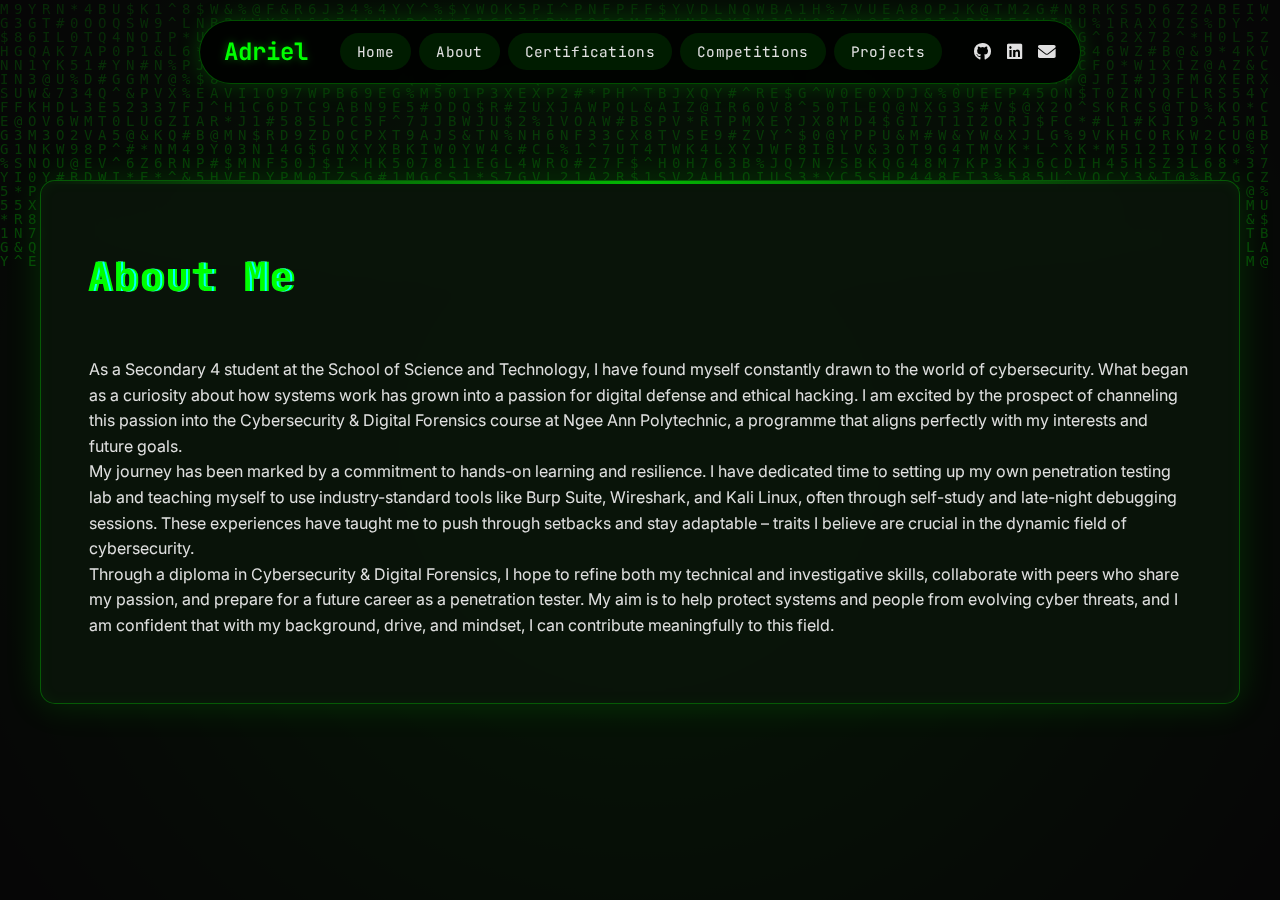
<file: about.html>
<!DOCTYPE html>
<html lang="en">
<head>
    <meta charset="UTF-8">
    <meta name="viewport" content="width=device-width, initial-scale=1.0">
    <meta http-equiv="X-UA-Compatible" content="IE=edge">
    <meta name="color-scheme" content="dark">
    <title>About | Adriel Rivera Portfolio</title>
    <link rel="stylesheet" href="./styles.css">
    <link rel="stylesheet" href="https://cdnjs.cloudflare.com/ajax/libs/font-awesome/6.0.0/css/all.min.css">
    <link href="https://fonts.googleapis.com/css2?family=JetBrains+Mono:wght@400;700&family=Inter:wght@400;600&display=swap" rel="stylesheet">
    <base href="./">
</head>
<body>
    <div class="matrix-bg"></div>
    
    <nav class="top-navbar">
        <div class="nav-logo">Adriel</div>
        <ul class="nav-links">
            <li><a href="index.html" class="nav-button">Home</a></li>
            <li><a href="about.html" class="nav-button">About</a></li>
            <li><a href="certifications.html" class="nav-button">Certifications</a></li>
            <li><a href="competitions.html" class="nav-button">Competitions</a></li>
            <li><a href="projects.html" class="nav-button">Projects</a></li>
        </ul>
        <div class="nav-social-links">
            <a href="https://github.com/adrielrivera" target="_blank"><i class="fab fa-github"></i></a>
            <a href="https://linkedin.com/in/adriel-rivera" target="_blank"><i class="fab fa-linkedin"></i></a>
            <a href="mailto:adrielrivera103@gmail.com"><i class="fas fa-envelope"></i></a>
        </div>
        <div class="hamburger-menu">
            <div class="bar"></div>
            <div class="bar"></div>
            <div class="bar"></div>
        </div>
    </nav>

    <main class="main-content">
        <section id="about" class="section-dark">
            <h2 class="glitch-text">About Me</h2>
            <div class="about-narrative">
                <p>As a Secondary 4 student at the School of Science and Technology, I have found myself constantly drawn to the world of cybersecurity. What began as a curiosity about how systems work has grown into a passion for digital defense and ethical hacking. I am excited by the prospect of channeling this passion into the Cybersecurity & Digital Forensics course at Ngee Ann Polytechnic, a programme that aligns perfectly with my interests and future goals.</p>
                
                <p>My journey has been marked by a commitment to hands-on learning and resilience. I have dedicated time to setting up my own penetration testing lab and teaching myself to use industry-standard tools like Burp Suite, Wireshark, and Kali Linux, often through self-study and late-night debugging sessions. These experiences have taught me to push through setbacks and stay adaptable – traits I believe are crucial in the dynamic field of cybersecurity.</p>
                
                <p>Through a diploma in Cybersecurity & Digital Forensics, I hope to refine both my technical and investigative skills, collaborate with peers who share my passion, and prepare for a future career as a penetration tester. My aim is to help protect systems and people from evolving cyber threats, and I am confident that with my background, drive, and mindset, I can contribute meaningfully to this field.</p>
            </div>
        </section>
    </main>

    <script src="./script.js"></script>
</body>
</html>
</file>
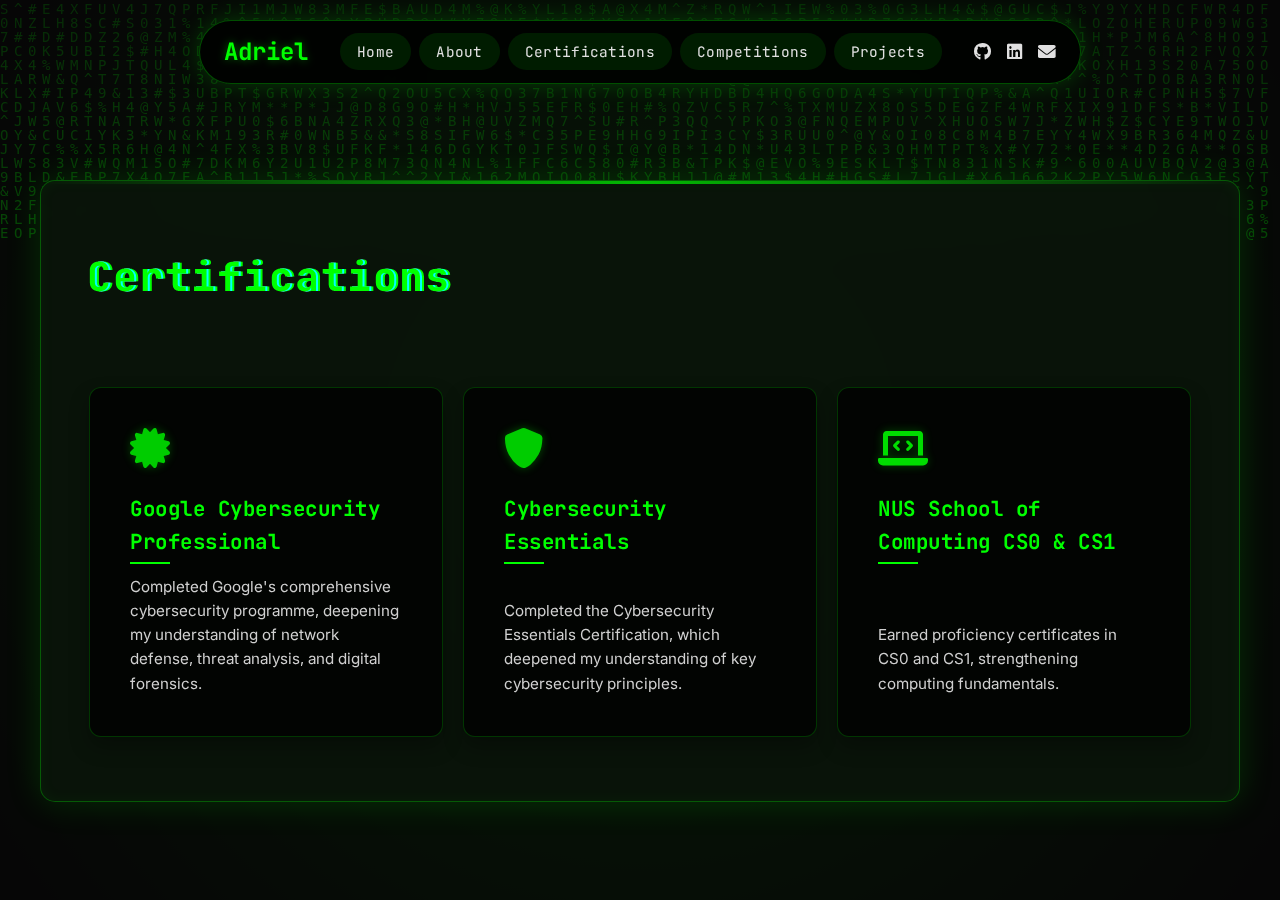
<file: certifications.html>
<!DOCTYPE html>
<html lang="en">
<head>
    <meta charset="UTF-8">
    <meta name="viewport" content="width=device-width, initial-scale=1.0">
    <meta http-equiv="X-UA-Compatible" content="IE=edge">
    <meta name="color-scheme" content="dark">
    <title>Certifications | Adriel Rivera Portfolio</title>
    <link rel="stylesheet" href="./styles.css">
    <link rel="stylesheet" href="https://cdnjs.cloudflare.com/ajax/libs/font-awesome/6.0.0/css/all.min.css">
    <link href="https://fonts.googleapis.com/css2?family=JetBrains+Mono:wght@400;700&family=Inter:wght@400;600&display=swap" rel="stylesheet">
    <base href="./">
</head>
<body>
    <div class="matrix-bg"></div>
    
    <nav class="top-navbar">
        <div class="nav-logo">Adriel</div>
        <ul class="nav-links">
            <li><a href="index.html" class="nav-button">Home</a></li>
            <li><a href="about.html" class="nav-button">About</a></li>
            <li><a href="certifications.html" class="nav-button">Certifications</a></li>
            <li><a href="competitions.html" class="nav-button">Competitions</a></li>
            <li><a href="projects.html" class="nav-button">Projects</a></li>
        </ul>
        <div class="nav-social-links">
            <a href="https://github.com/adrielrivera" target="_blank"><i class="fab fa-github"></i></a>
            <a href="https://linkedin.com/in/adriel-rivera" target="_blank"><i class="fab fa-linkedin"></i></a>
            <a href="mailto:adrielrivera103@gmail.com"><i class="fas fa-envelope"></i></a>
        </div>
        <div class="hamburger-menu">
            <div class="bar"></div>
            <div class="bar"></div>
            <div class="bar"></div>
        </div>
    </nav>

    <main class="main-content">
        <section id="certifications" class="section-dark">
            <h2 class="glitch-text">Certifications</h2>
            <div class="skills-grid">
                <div class="skill-card">
                    <i class="fas fa-certificate"></i>
                    <h3>Google Cybersecurity Professional</h3>
                    <p>Completed Google's comprehensive cybersecurity programme, deepening my understanding of network defense, threat analysis, and digital forensics.</p>
                </div>
                <div class="skill-card">
                    <i class="fas fa-shield-alt"></i>
                    <h3>Cybersecurity Essentials</h3>
                    <p>Completed the Cybersecurity Essentials Certification, which deepened my understanding of key cybersecurity principles.</p>
                </div>
                <div class="skill-card">
                    <i class="fas fa-laptop-code"></i>
                    <h3>NUS School of Computing CS0 & CS1</h3>
                    <p>Earned proficiency certificates in CS0 and CS1, strengthening computing fundamentals.</p>
                </div>
            </div>
        </section>
    </main>

    <script src="./script.js"></script>
</body>
</html>
</file>
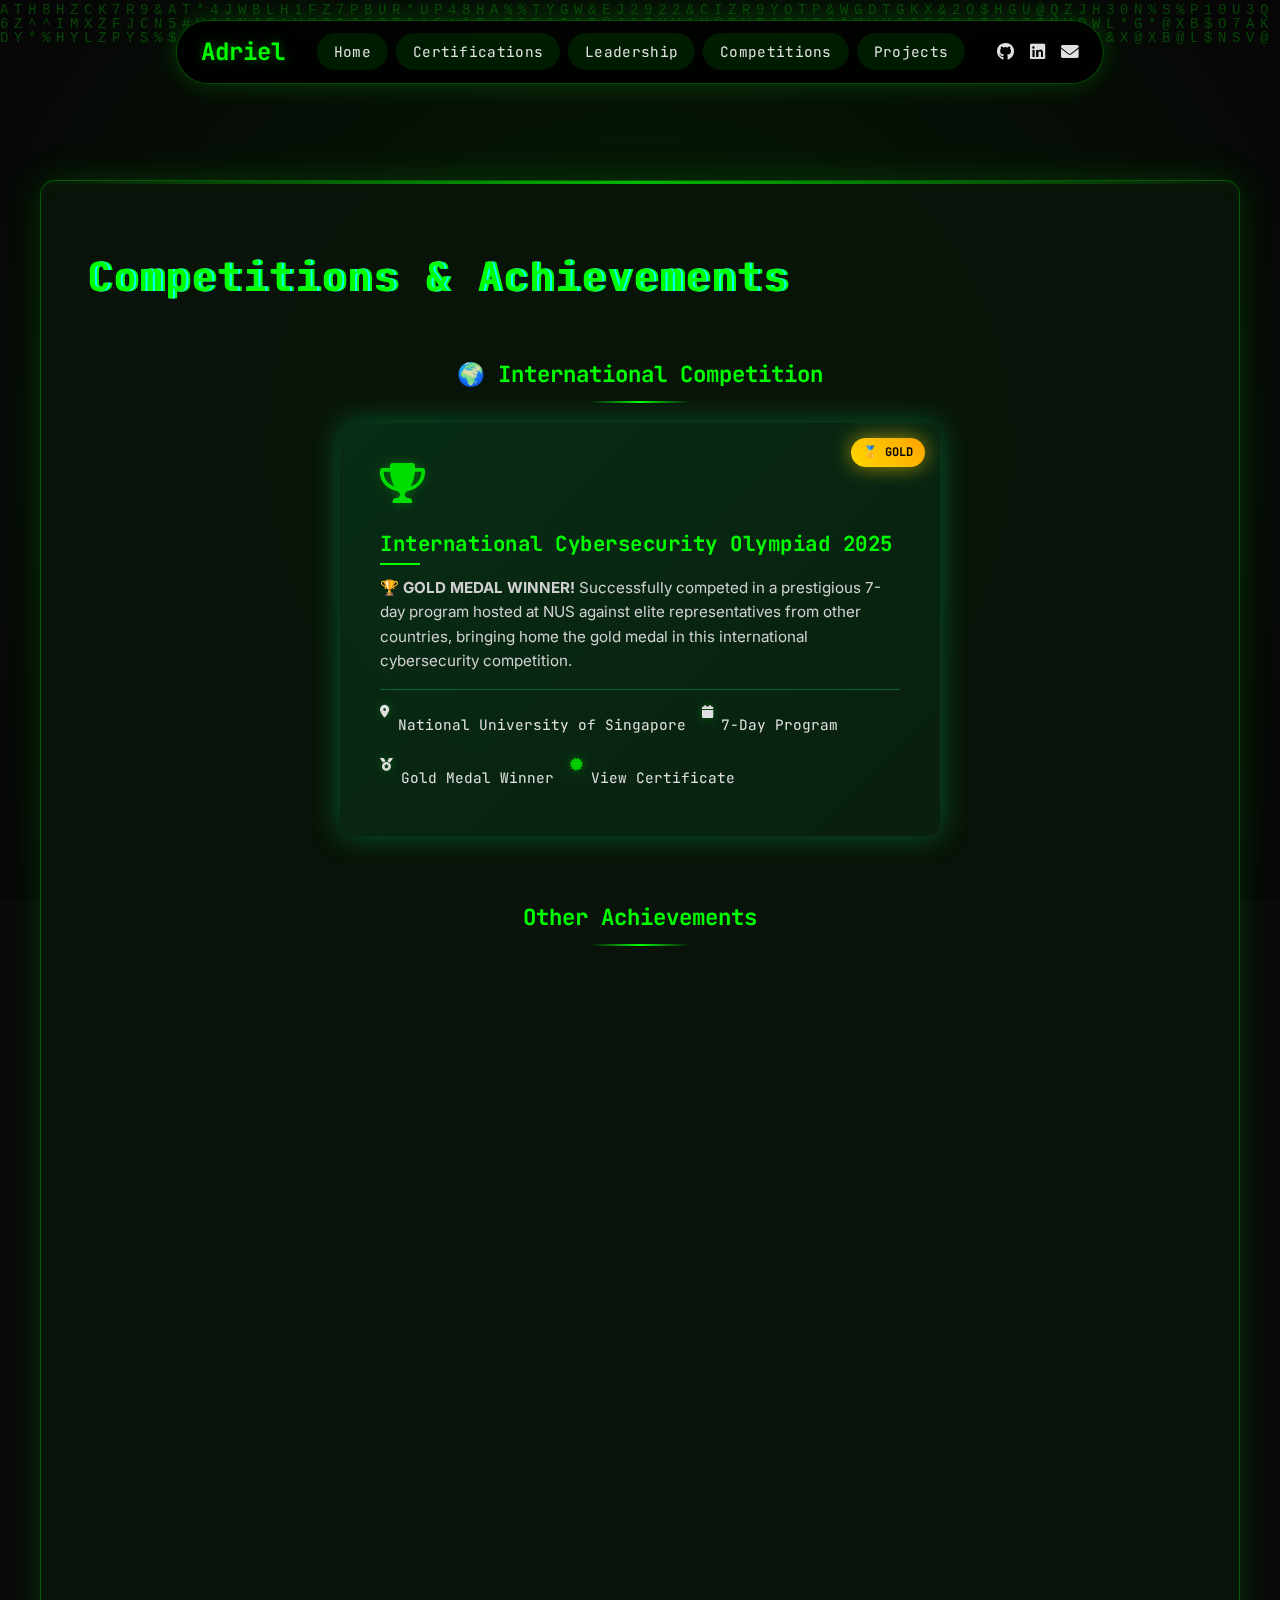
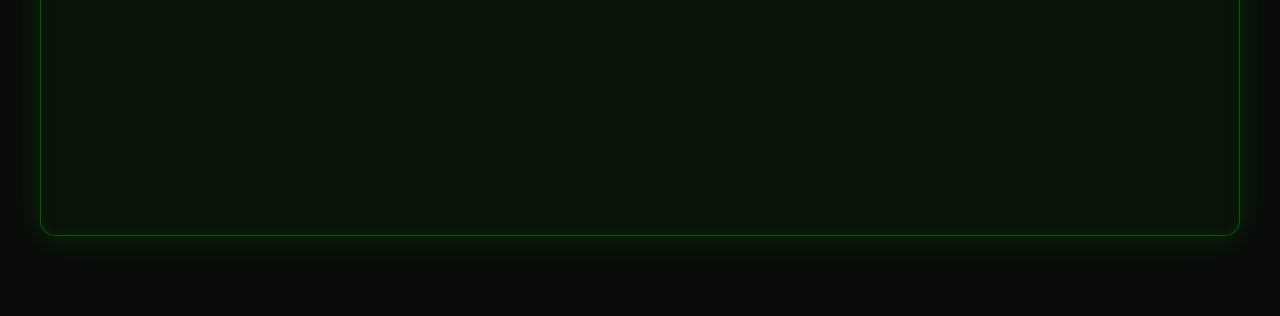
<file: competitions.html>
<!DOCTYPE html>
<html lang="en">
<head>
    <meta charset="UTF-8">
    <meta name="viewport" content="width=device-width, initial-scale=1.0">
    <meta http-equiv="X-UA-Compatible" content="IE=edge">
    <meta name="color-scheme" content="dark">
    <title>Competitions | Adriel Rivera Portfolio</title>
    <link rel="stylesheet" href="./styles.css">
    <link rel="stylesheet" href="https://cdnjs.cloudflare.com/ajax/libs/font-awesome/6.0.0/css/all.min.css">
    <link href="https://fonts.googleapis.com/css2?family=JetBrains+Mono:wght@400;700&family=Inter:wght@400;600&display=swap" rel="stylesheet">
    <base href="./">
</head>
<body>
    <div class="matrix-bg"></div>
    
    <nav class="top-navbar">
        <div class="nav-logo">Adriel</div>
        <ul class="nav-links">
            <li><a href="index.html" class="nav-button">Home</a></li>
            <!-- <li><a href="index.html#about" class="nav-button">About</a></li> -->
            <li><a href="certifications.html" class="nav-button">Certifications</a></li>
            <li><a href="leadership.html" class="nav-button">Leadership</a></li>
            <li><a href="competitions.html" class="nav-button">Competitions</a></li>
            <li><a href="projects.html" class="nav-button">Projects</a></li>
        </ul>
        <div class="nav-social-links">
            <a href="https://github.com/adrielrivera" target="_blank"><i class="fab fa-github"></i></a>
            <a href="https://linkedin.com/in/adriel-rivera" target="_blank"><i class="fab fa-linkedin"></i></a>
            <a href="mailto:adrielrivera103@gmail.com"><i class="fas fa-envelope"></i></a>
        </div>
        <div class="hamburger-menu">
            <div class="bar"></div>
            <div class="bar"></div>
            <div class="bar"></div>
        </div>
    </nav>

    <main class="main-content">
        <section id="competitions" class="section-dark">
            <h2 class="glitch-text">Competitions & Achievements</h2>
            
            <!-- Featured International Competition -->
            <div class="featured-competition-section">
                <h3 class="section-subtitle">🌍 International Competition</h3>
                <div class="featured-competition">
                    <div class="skill-card featured-olympiad">
                        <div class="olympiad-badge gold-winner">🥇 GOLD</div>
                        <i class="fas fa-trophy"></i>
                        <h3>International Cybersecurity Olympiad 2025</h3>
                        <p>🏆 <strong>GOLD MEDAL WINNER!</strong> Successfully competed in a prestigious 7-day program hosted at NUS against elite representatives from other countries, bringing home the gold medal in this international cybersecurity competition.</p>
                        <div class="competition-details">
                            <span><i class="fas fa-map-marker-alt"></i> National University of Singapore</span>
                            <span><i class="fas fa-calendar"></i> 7-Day Program</span>
                            <span><i class="fas fa-medal"></i> Gold Medal Winner</span>
                            <span><i class="fas fa-certificate"></i> <a href="images/cert.png" target="_blank" class="cert-link">View Certificate</a></span>
                        </div>
                    </div>
                </div>
            </div>

            <!-- Other Competitions -->
            <div class="other-competitions-section">
                <h3 class="section-subtitle">Other Achievements</h3>
                <div class="skills-grid">
                    <div class="skill-card">
                        <i class="fas fa-trophy"></i>
                        <h3>SSTCTF 2025</h3>
                        <p>Placed second in the SSTCTF 2025 competition, competing solo after teammates withdrew at the last minute.</p>
                    </div>
                    <div class="skill-card">
                        <i class="fas fa-award"></i>
                        <h3>Seibersecc 2024 (National)</h3>
                        <p>My team achieved fourth place in the national Seibersecc 2024 competition.</p>
                    </div>
                    <div class="skill-card">
                        <i class="fas fa-medal"></i>
                        <h3>greyCTF</h3>
                        <p>Achieved top 15% placement in the greyCTF cybersecurity competition, demonstrating strong problem-solving skills across multiple challenge categories.</p>
                    </div>
                    <div class="skill-card">
                        <i class="fas fa-star"></i>
                        <h3>SSMCTF</h3>
                        <p>Secured top 13 position in the SSMCTF competition, showcasing expertise in various cybersecurity domains and capture-the-flag challenges.</p>
                    </div>
                    <div class="skill-card">
                        <i class="fas fa-brain"></i>
                        <h3>Programming & Computational Thinking Challenge (PCTC) 2024</h3>
                        <p>Achieved distinction in the 2024 Programming & Computational Thinking Challenge, demonstrating strong algorithmic and problem-solving capabilities.</p>
                    </div>
                    <div class="skill-card">
                        <i class="fas fa-lightbulb"></i>
                        <h3>Programming & Computational Thinking Challenge (PCTC) 2025</h3>
                        <p>Achieved distinction in the 2025 Programming & Computational Thinking Challenge, continuing to excel in computational thinking and programming skills.</p>
                    </div>
                </div>
            </div>
        </section>
    </main>

    <script src="./script.js"></script>
</body>
</html>
</file>
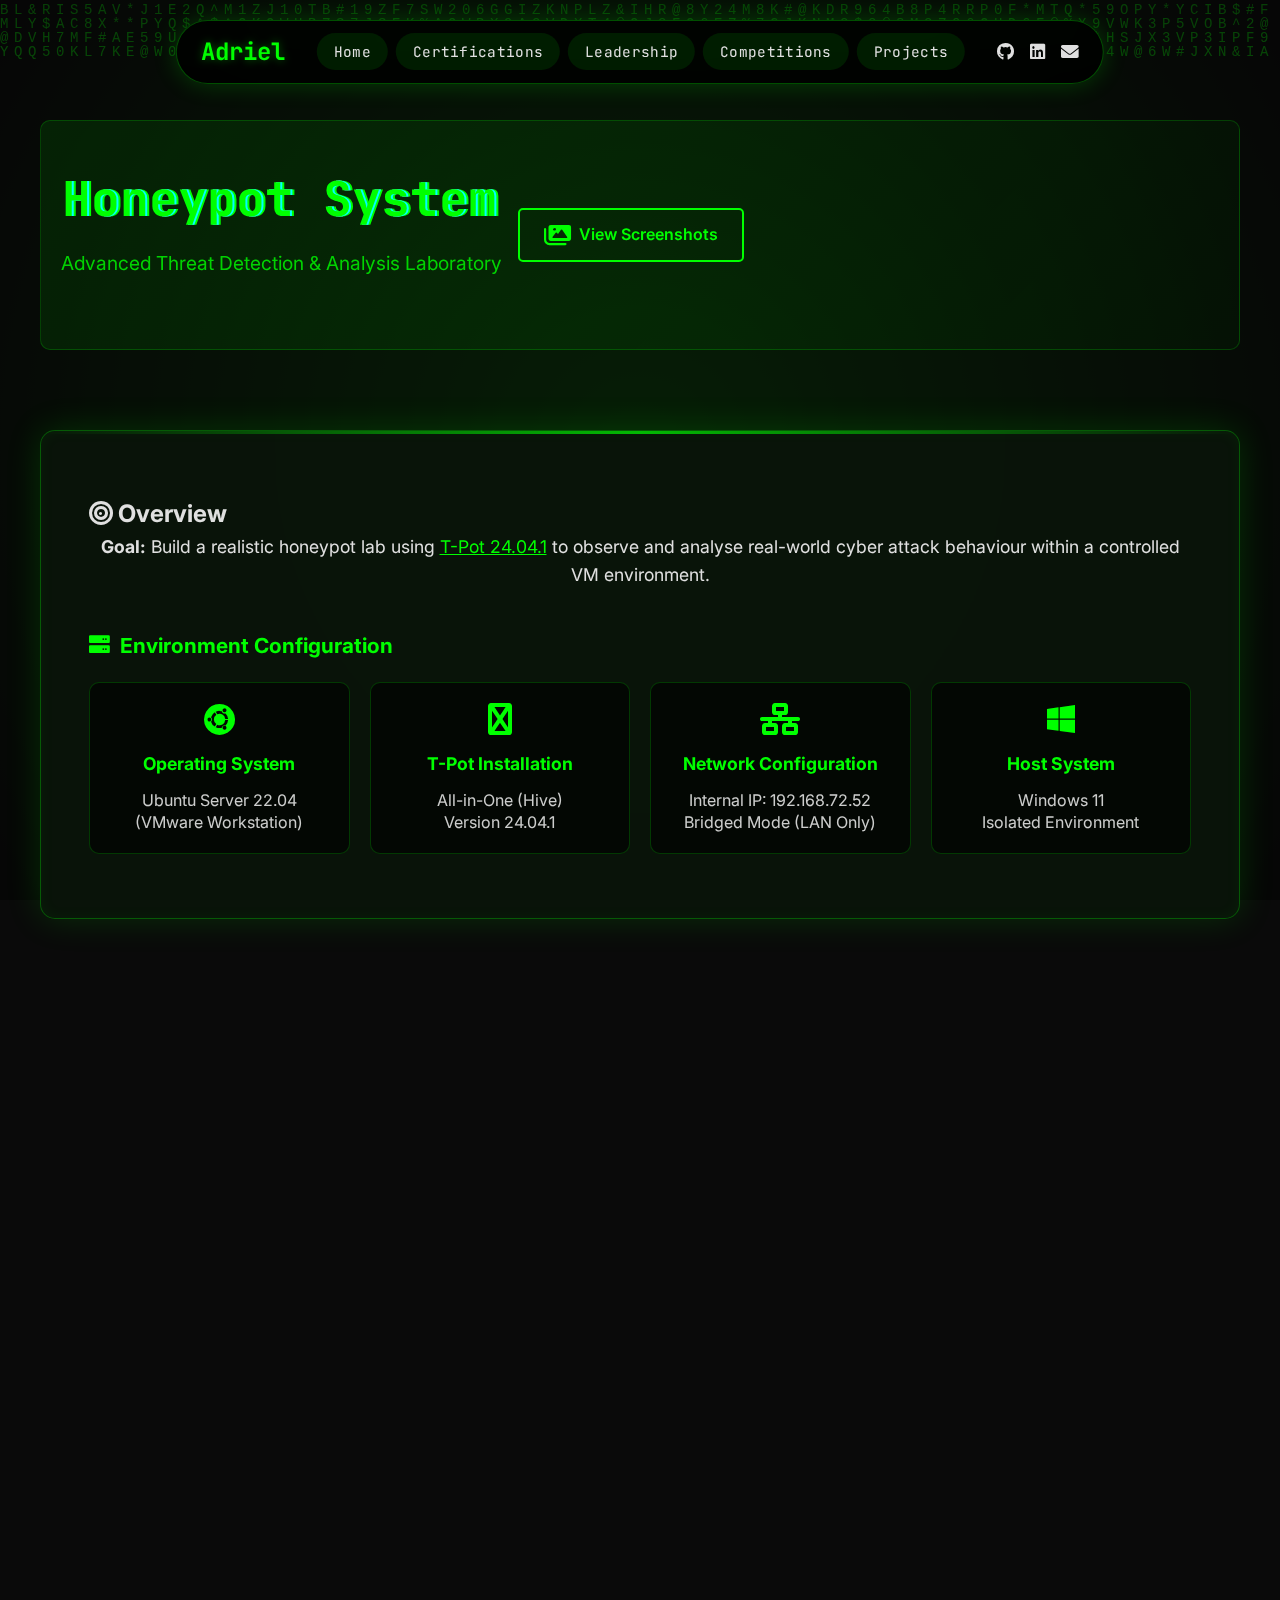
<file: honeypot-system.html>
<!DOCTYPE html>
<html lang="en">
<head>
    <meta charset="UTF-8">
    <meta name="viewport" content="width=device-width, initial-scale=1.0">
    <meta http-equiv="X-UA-Compatible" content="IE=edge">
    <meta name="color-scheme" content="dark">
    <title>Honeypot System | Adriel Rivera Portfolio</title>
    <link rel="stylesheet" href="./styles.css">
    <link rel="stylesheet" href="https://cdnjs.cloudflare.com/ajax/libs/font-awesome/6.0.0/css/all.min.css">
    <link href="https://fonts.googleapis.com/css2?family=JetBrains+Mono:wght@400;700&family=Inter:wght@400;600&display=swap" rel="stylesheet">
    <base href="./">
</head>
<body>
    <div class="matrix-bg"></div>
    
    <nav class="top-navbar">
        <div class="nav-logo">Adriel</div>
        <ul class="nav-links">
            <li><a href="index.html" class="nav-button">Home</a></li>
            <li><a href="certifications.html" class="nav-button">Certifications</a></li>
            <li><a href="leadership.html" class="nav-button">Leadership</a></li>
            <li><a href="competitions.html" class="nav-button">Competitions</a></li>
            <li><a href="projects.html" class="nav-button">Projects</a></li>
        </ul>
        <div class="nav-social-links">
            <a href="https://github.com/adrielrivera" target="_blank"><i class="fab fa-github"></i></a>
            <a href="https://linkedin.com/in/adriel-rivera" target="_blank"><i class="fab fa-linkedin"></i></a>
            <a href="mailto:adrielrivera103@gmail.com"><i class="fas fa-envelope"></i></a>
        </div>
        <div class="hamburger-menu">
            <div class="bar"></div>
            <div class="bar"></div>
            <div class="bar"></div>
        </div>
    </nav>

    <main class="main-content project-detail">
        <!-- Project Header -->
        <section class="project-header">
            <div class="project-title">
                <h1 class="glitch-text">Honeypot System</h1>
                <div class="project-subtitle">Advanced Threat Detection & Analysis Laboratory</div>
            </div>
            <div class="project-links">
                <a href="#screenshots" class="btn-secondary">
                    <i class="fas fa-images"></i> View Screenshots
                </a>
            </div>
        </section>

        <!-- Project Overview -->
        <section class="section-dark project-overview">
            <h2><i class="fas fa-bullseye"></i> Overview</h2>
            <div class="overview-description">
                <p><strong>Goal:</strong> Build a realistic honeypot lab using <a href="https://github.com/telekom-security/tpotce" target="_blank" class="tech-link">T-Pot 24.04.1</a> to observe and analyse real-world cyber attack behaviour within a controlled VM environment.</p>
            </div>
            
            <div class="environment-section">
                <h3><i class="fas fa-server"></i> Environment Configuration</h3>
                <div class="environment-grid">
                    <div class="env-card">
                        <i class="fab fa-ubuntu"></i>
                        <h4>Operating System</h4>
                        <p>Ubuntu Server 22.04<br>(VMware Workstation)</p>
                    </div>
                    <div class="env-card">
                        <i class="fas fa-hive"></i>
                        <h4>T-Pot Installation</h4>
                        <p>All-in-One (Hive)<br>Version 24.04.1</p>
                    </div>
                    <div class="env-card">
                        <i class="fas fa-network-wired"></i>
                        <h4>Network Configuration</h4>
                        <p>Internal IP: 192.168.72.52<br>Bridged Mode (LAN Only)</p>
                    </div>
                    <div class="env-card">
                        <i class="fab fa-windows"></i>
                        <h4>Host System</h4>
                        <p>Windows 11<br>Isolated Environment</p>
                    </div>
                </div>
            </div>
        </section>

        <!-- Setup Details -->
        <section class="section-dark setup-details">
            <h2><i class="fas fa-cogs"></i> Setup Details</h2>
            <div class="details-table">
                <table>
                    <thead>
                        <tr>
                            <th>Component</th>
                            <th>Details / Configuration</th>
                        </tr>
                    </thead>
                    <tbody>
                        <tr>
                            <td><strong>T-Pot Version</strong></td>
                            <td>24.04.1 (Hive)</td>
                        </tr>
                        <tr>
                            <td><strong>Custom SSH Port</strong></td>
                            <td>64295 (Cowrie)</td>
                        </tr>
                        <tr>
                            <td><strong>Web UI Port</strong></td>
                            <td>64297 (T-Pot Dashboard)</td>
                        </tr>
                        <tr>
                            <td><strong>Containerisation</strong></td>
                            <td>All honeypots and ELK stack run in Docker</td>
                        </tr>
                        <tr>
                            <td><strong>Honeypot Services</strong></td>
                            <td>Cowrie, Wordpot, Honeytrap, Redis, etc.</td>
                        </tr>
                        <tr>
                            <td><strong>Monitoring Tools</strong></td>
                            <td>Suricata, Kibana, Spiderfoot, Elasticvue</td>
                        </tr>
                    </tbody>
                </table>
            </div>
        </section>

        <!-- Screenshots Section -->
        <section id="screenshots" class="section-dark screenshots-section">
            <h2><i class="fas fa-camera"></i> Screenshots</h2>
            
            <div class="screenshots-grid">
                <div class="screenshot-item">
                    <img src="images/welcome_page.png" alt="T-Pot Welcome Page" style="width: 100%; border-radius: 8px;">
                    <div style="padding: 15px; text-align: center;">
                        <h4 style="color: #00ff00; margin-bottom: 10px;">T-Pot Welcome Page</h4>
                        <p style="color: rgba(255, 255, 255, 0.8);">Web UI at 192.168.72.52:64297</p>
                    </div>
                </div>
                <div class="screenshot-item">
                    <img src="images/attacks_by_honeypot.png" alt="Attack Statistics" style="width: 100%; border-radius: 8px;">
                    <div style="padding: 15px; text-align: center;">
                        <h4 style="color: #00ff00; margin-bottom: 10px;">Attack Statistics</h4>
                        <p style="color: rgba(255, 255, 255, 0.8);">Kibana dashboard showing attack distribution</p>
                    </div>
                </div>
                <div class="screenshot-item">
                    <img src="images/attacker_source_ip.png" alt="Source IP Analysis" style="width: 100%; border-radius: 8px;">
                    <div style="padding: 15px; text-align: center;">
                        <h4 style="color: #00ff00; margin-bottom: 10px;">Attacker Source IPs</h4>
                        <p style="color: rgba(255, 255, 255, 0.8);">Geographic distribution of attack sources</p>
                    </div>
                </div>
                <div class="screenshot-item">
                    <img src="images/nmap_scan.png" alt="Nmap Scan Results" style="width: 100%; border-radius: 8px;">
                    <div style="padding: 15px; text-align: center;">
                        <h4 style="color: #00ff00; margin-bottom: 10px;">Network Reconnaissance</h4>
                        <p style="color: rgba(255, 255, 255, 0.8);">Nmap scan revealing honeypot services</p>
                    </div>
                </div>
                <div class="screenshot-item">
                    <img src="images/cowrie_logs.png" alt="Cowrie SSH Logs" style="width: 100%; border-radius: 8px;">
                    <div style="padding: 15px; text-align: center;">
                        <h4 style="color: #00ff00; margin-bottom: 10px;">SSH Honeypot Logs</h4>
                        <p style="color: rgba(255, 255, 255, 0.8);">Cowrie capturing SSH attack attempts</p>
                    </div>
                </div>
                <div class="screenshot-item">
                    <img src="images/curl.png" alt="HTTP Probe" style="width: 100%; border-radius: 8px;">
                    <div style="padding: 15px; text-align: center;">
                        <h4 style="color: #00ff00; margin-bottom: 10px;">HTTP Probing</h4>
                        <p style="color: rgba(255, 255, 255, 0.8);">HTTP requests against web honeypots</p>
                    </div>
                </div>
                <div class="screenshot-item">
                    <img src="images/suricata_alerts.png" alt="Suricata Alerts" style="width: 100%; border-radius: 8px;">
                    <div style="padding: 15px; text-align: center;">
                        <h4 style="color: #00ff00; margin-bottom: 10px;">Network IDS Alerts</h4>
                        <p style="color: rgba(255, 255, 255, 0.8);">Suricata detecting malicious activity</p>
                    </div>
                </div>
                <div class="screenshot-item">
                    <img src="images/suricata_cve.png" alt="CVE Detection" style="width: 100%; border-radius: 8px;">
                    <div style="padding: 15px; text-align: center;">
                        <h4 style="color: #00ff00; margin-bottom: 10px;">CVE Detection</h4>
                        <p style="color: rgba(255, 255, 255, 0.8);">Suricata identifying known vulnerabilities</p>
                    </div>
                </div>
            </div>
        </section>

        <!-- Simulated Attacks -->
        <section class="section-dark simulated-attacks">
            <h2><i class="fas fa-bug"></i> Attack Simulation & Testing</h2>
            <p class="attack-description">Multiple attack vectors were simulated from the host machine to validate honeypot functionality and generate realistic attack data for analysis.</p>
            
            <div class="tools-section">
                <h3><i class="fas fa-tools"></i> Attack Techniques Used</h3>
                <div class="tools-grid">
                    <div class="tool-item">
                        <i class="fas fa-search"></i>
                        <h4>Network Reconnaissance</h4>
                        <div class="code-block">
                            <pre><code>nmap -sS -sV -p- 192.168.72.52</code></pre>
                        </div>
                        <p>Comprehensive port scan revealing active honeypot services</p>
                    </div>
                    <div class="tool-item">
                        <i class="fas fa-key"></i>
                        <h4>SSH Brute Force</h4>
                        <div class="code-block">
                            <pre><code>ssh admin@192.168.72.52
ssh root@192.168.72.52</code></pre>
                        </div>
                        <p>Manual SSH login attempts captured by Cowrie honeypot</p>
                    </div>
                    <div class="tool-item">
                        <i class="fas fa-globe"></i>
                        <h4>HTTP Probing</h4>
                        <div class="code-block">
                            <pre><code>curl -I http://192.168.72.52
curl -A "Scanner" http://192.168.72.52</code></pre>
                        </div>
                        <p>HTTP requests targeting web-based honeypots for service enumeration</p>
                    </div>
                </div>
            </div>
            
            <div class="results-section">
                <div class="result-badge">
                    <i class="fas fa-check-circle"></i>
                    <span>✅ Successfully captured attack patterns, generated logs, and triggered IDS alerts across all honeypot services</span>
                </div>
            </div>
        </section>

        <!-- Sample Findings -->
        <section class="section-dark findings-section">
            <h2><i class="fas fa-chart-pie"></i> Key Findings</h2>
            
            <div class="findings-grid">
                <div class="finding-item">
                    <i class="fas fa-crosshairs"></i>
                    <h3>Most Targeted Service</h3>
                    <p><strong>SSH (Port 22)</strong><br>Cowrie honeypot captured extensive brute-force attempts</p>
                </div>
                <div class="finding-item">
                    <i class="fas fa-exclamation-triangle"></i>
                    <h3>Suricata Detection</h3>
                    <p><strong>CVE-2021-4034</strong><br>PwnKit privilege escalation attempt detected</p>
                </div>
                <div class="finding-item">
                    <i class="fas fa-user-ninja"></i>
                    <h3>Attack Patterns</h3>
                    <p><strong>Credential Stuffing</strong><br>Common username/password combinations observed</p>
                </div>
                <div class="finding-item">
                    <i class="fas fa-bug"></i>
                    <h3>Malware Artifacts</h3>
                    <p><strong>Base64 Payloads</strong><br>Suspicious encoded commands in SSH sessions</p>
                </div>
                <div class="finding-item">
                    <i class="fas fa-globe"></i>
                    <h3>Geographic Sources</h3>
                    <p><strong>Global Distribution</strong><br>Attack attempts from multiple continents</p>
                </div>
                <div class="finding-item">
                    <i class="fas fa-clock"></i>
                    <h3>Attack Timing</h3>
                    <p><strong>24/7 Activity</strong><br>Continuous automated scanning and probing</p>
                </div>
            </div>
        </section>

        <!-- Learning Points -->
        <section class="section-dark learning-section">
            <h2><i class="fas fa-graduation-cap"></i> Learning Points</h2>
            <div class="learning-grid">
                <div class="learning-item">
                    <i class="fas fa-search"></i>
                    <h3>Attack Reconnaissance</h3>
                    <p>Understood how attackers probe and brute-force SSH services in real-world scenarios</p>
                </div>
                <div class="learning-item">
                    <i class="fas fa-link"></i>
                    <h3>Attack Correlation</h3>
                    <p>Learned how honeypots log and correlate multi-stage attacks across different services</p>
                </div>
                <div class="learning-item">
                    <i class="fas fa-docker"></i>
                    <h3>Container Monitoring</h3>
                    <p>Practised container monitoring, alerting, and incident review in a Docker environment</p>
                </div>
                <div class="learning-item">
                    <i class="fas fa-shield-alt"></i>
                    <h3>Blue Team Operations</h3>
                    <p>Simulated Red Team activity within a Blue Team detection pipeline framework</p>
                </div>
            </div>
        </section>

        <!-- Future Work -->
        <section class="section-dark future-work">
            <h2><i class="fas fa-rocket"></i> Potential Expansions</h2>
            <p class="future-note">This LAN-based honeypot implementation provides a solid foundation for advanced threat research and monitoring capabilities.</p>
            
            <div class="roadmap-grid">
                <div class="roadmap-item">
                    <div class="status-badge">
                        <i class="fas fa-lightbulb"></i>
                        <span>EXPANSION</span>
                    </div>
                    <h3>Internet Exposure</h3>
                    <p>Deploy honeypots with internet exposure to capture real-world attack campaigns and analyze current threat landscape trends</p>
                </div>
                <div class="roadmap-item">
                    <div class="status-badge">
                        <i class="fas fa-lightbulb"></i>
                        <span>EXPANSION</span>
                    </div>
                    <h3>Automated Analysis</h3>
                    <p>Implement machine learning models for automated threat classification and behavioral analysis of captured attack patterns</p>
                </div>
                <div class="roadmap-item">
                    <div class="status-badge">
                        <i class="fas fa-lightbulb"></i>
                        <span>EXPANSION</span>
                    </div>
                    <h3>Threat Intelligence Integration</h3>
                    <p>Integrate with external threat intelligence feeds for real-time IOC correlation and attribution analysis</p>
                </div>
                <div class="roadmap-item">
                    <div class="status-badge">
                        <i class="fas fa-lightbulb"></i>
                        <span>EXPANSION</span>
                    </div>
                    <h3>Distributed Deployment</h3>
                    <p>Scale to a multi-node architecture with geographically distributed honeypots for comprehensive threat visibility</p>
                </div>
            </div>
        </section>

        <!-- Technical Stack -->
        <section class="section-dark tech-stack">
            <h2><i class="fas fa-layer-group"></i> Technology Stack</h2>
            <div class="stack-grid">
                <div class="stack-item">
                    <i class="fab fa-ubuntu"></i>
                    <h3>Ubuntu Server</h3>
                    <p>22.04 LTS</p>
                </div>
                <div class="stack-item">
                    <i class="fab fa-docker"></i>
                    <h3>Docker</h3>
                    <p>Containerised Services</p>
                </div>
                <div class="stack-item">
                    <i class="fas fa-chart-area"></i>
                    <h3>ELK Stack</h3>
                    <p>Elasticsearch, Logstash, Kibana</p>
                </div>
                <div class="stack-item">
                    <i class="fas fa-shield-virus"></i>
                    <h3>T-Pot</h3>
                    <p>Multi-Honeypot Platform</p>
                </div>
                <div class="stack-item">
                    <i class="fas fa-eye"></i>
                    <h3>Suricata</h3>
                    <p>Network IDS/IPS</p>
                </div>
                <div class="stack-item">
                    <i class="fas fa-spider"></i>
                    <h3>Spiderfoot</h3>
                    <p>OSINT Automation</p>
                </div>
            </div>
        </section>

        <!-- Project Links -->
        <section class="section-dark project-links-section">
            <h2><i class="fas fa-link"></i> Project Resources</h2>
            <div class="links-grid">
                <a href="https://github.com/telekom-security/tpotce/blob/master/README.md" target="_blank" class="link-card">
                    <i class="fas fa-file-alt"></i>
                    <h3>Installation Guide</h3>
                    <p>Comprehensive setup and configuration instructions</p>
                </a>
                <a href="#screenshots" class="link-card">
                    <i class="fas fa-images"></i>
                    <h3>Screenshots</h3>
                    <p>Visual documentation of the honeypot setup</p>
                </a>
            </div>
        </section>
    </main>

    <script src="./script.js"></script>
</body>
</html>
</file>
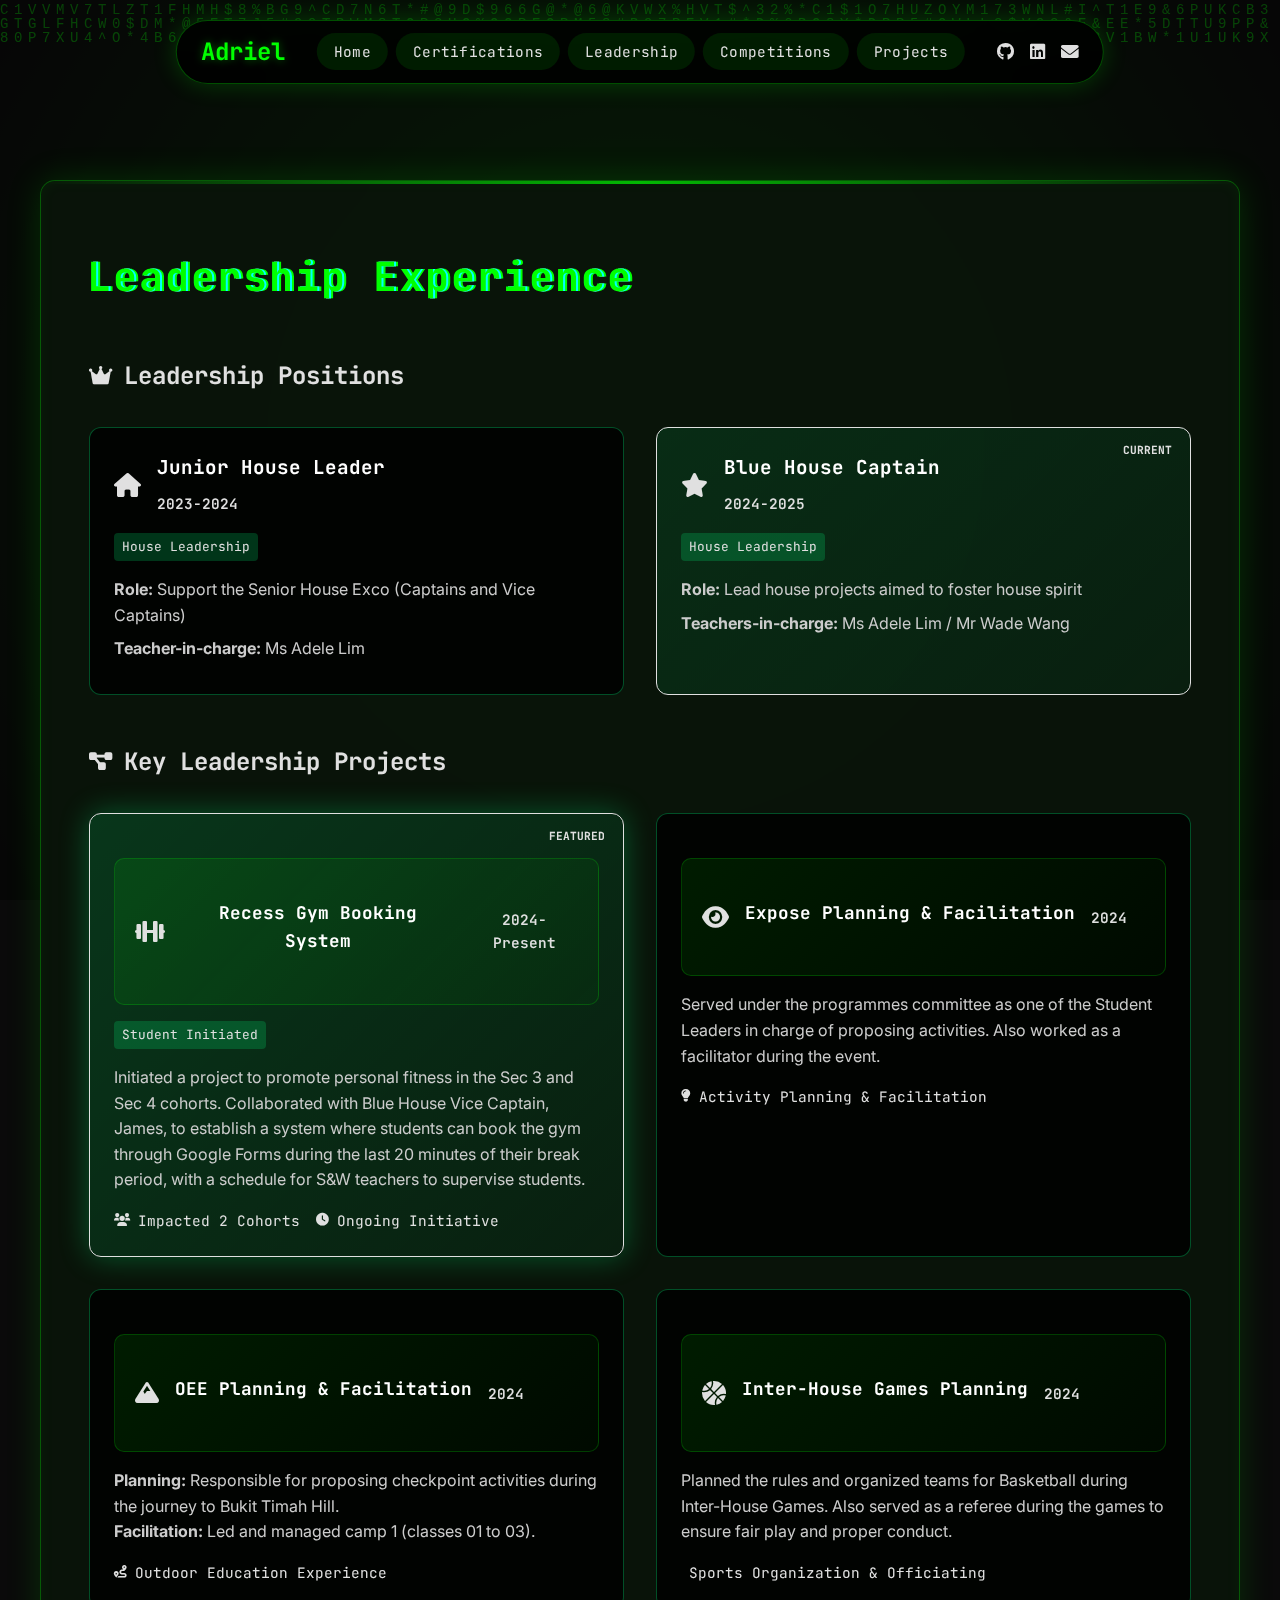
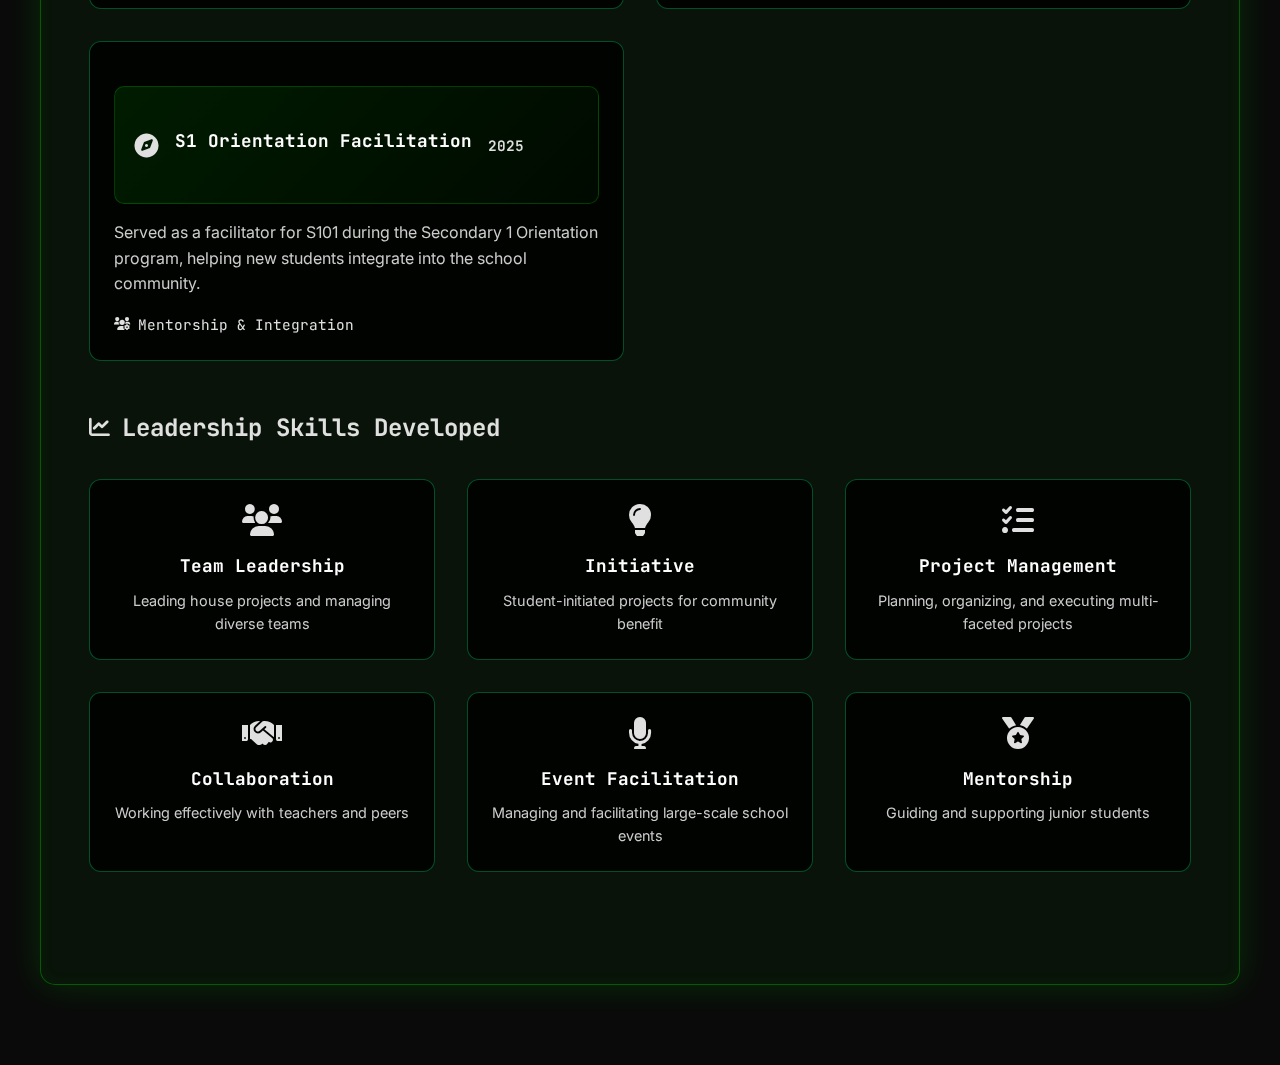
<file: leadership.html>
<!DOCTYPE html>
<html lang="en">
<head>
    <meta charset="UTF-8">
    <meta name="viewport" content="width=device-width, initial-scale=1.0">
    <meta http-equiv="X-UA-Compatible" content="IE=edge">
    <meta name="color-scheme" content="dark">
    <title>Leadership | Adriel Rivera Portfolio</title>
    <link rel="stylesheet" href="./styles.css">
    <link rel="stylesheet" href="https://cdnjs.cloudflare.com/ajax/libs/font-awesome/6.0.0/css/all.min.css">
    <link href="https://fonts.googleapis.com/css2?family=JetBrains+Mono:wght@400;700&family=Inter:wght@400;600&display=swap" rel="stylesheet">
    <base href="./">
</head>
<body>
    <div class="matrix-bg"></div>
    
    <nav class="top-navbar">
        <div class="nav-logo">Adriel</div>
        <ul class="nav-links">
            <li><a href="index.html" class="nav-button">Home</a></li>
            <li><a href="certifications.html" class="nav-button">Certifications</a></li>
            <li><a href="leadership.html" class="nav-button">Leadership</a></li>
            <li><a href="competitions.html" class="nav-button">Competitions</a></li>
            <li><a href="projects.html" class="nav-button">Projects</a></li>
        </ul>
        <div class="nav-social-links">
            <a href="https://github.com/adrielrivera" target="_blank"><i class="fab fa-github"></i></a>
            <a href="https://linkedin.com/in/adriel-rivera" target="_blank"><i class="fab fa-linkedin"></i></a>
            <a href="mailto:adrielrivera103@gmail.com"><i class="fas fa-envelope"></i></a>
        </div>
        <div class="hamburger-menu">
            <div class="bar"></div>
            <div class="bar"></div>
            <div class="bar"></div>
        </div>
    </nav>

    <main class="main-content">
        <section id="leadership" class="section-dark">
            <h2 class="glitch-text">Leadership Experience</h2>
            
            <!-- Leadership Positions -->
            <div class="leadership-section">
                <h3><i class="fas fa-crown"></i> Leadership Positions</h3>
                <div class="leadership-grid">
                    <div class="leadership-card">
                        <div class="leadership-header">
                            <i class="fas fa-home"></i>
                            <div class="leadership-title">
                                <h4>Junior House Leader</h4>
                                <span class="leadership-year">2023-2024</span>
                            </div>
                        </div>
                        <div class="leadership-details">
                            <div class="leadership-category">House Leadership</div>
                            <p><strong>Role:</strong> Support the Senior House Exco (Captains and Vice Captains)</p>
                            <p><strong>Teacher-in-charge:</strong> Ms Adele Lim</p>
                        </div>
                    </div>

                    <div class="leadership-card current">
                        <div class="leadership-header">
                            <i class="fas fa-star"></i>
                            <div class="leadership-title">
                                <h4>Blue House Captain</h4>
                                <span class="leadership-year">2024-2025</span>
                            </div>
                        </div>
                        <div class="leadership-details">
                            <div class="leadership-category">House Leadership</div>
                            <p><strong>Role:</strong> Lead house projects aimed to foster house spirit</p>
                            <p><strong>Teachers-in-charge:</strong> Ms Adele Lim / Mr Wade Wang</p>
                        </div>
                    </div>
                </div>
            </div>

            <!-- Key Projects -->
            <div class="projects-section">
                <h3><i class="fas fa-project-diagram"></i> Key Leadership Projects</h3>
                <div class="projects-grid">
                    <div class="project-card featured">
                        <div class="project-header">
                            <i class="fas fa-dumbbell"></i>
                            <h4>Recess Gym Booking System</h4>
                            <span class="project-year">2024-Present</span>
                        </div>
                        <div class="project-content">
                            <div class="project-badge">Student Initiated</div>
                            <p>Initiated a project to promote personal fitness in the Sec 3 and Sec 4 cohorts. Collaborated with Blue House Vice Captain, James, to establish a system where students can book the gym through Google Forms during the last 20 minutes of their break period, with a schedule for S&W teachers to supervise students.</p>
                            <div class="project-impact">
                                <span><i class="fas fa-users"></i> Impacted 2 Cohorts</span>
                                <span><i class="fas fa-clock"></i> Ongoing Initiative</span>
                            </div>
                        </div>
                    </div>

                    <div class="project-card">
                        <div class="project-header">
                            <i class="fas fa-eye"></i>
                            <h4>Expose Planning & Facilitation</h4>
                            <span class="project-year">2024</span>
                        </div>
                        <div class="project-content">
                            <p>Served under the programmes committee as one of the Student Leaders in charge of proposing activities. Also worked as a facilitator during the event.</p>
                            <div class="project-role">
                                <i class="fas fa-lightbulb"></i> Activity Planning & Facilitation
                            </div>
                        </div>
                    </div>

                    <div class="project-card">
                        <div class="project-header">
                            <i class="fas fa-mountain"></i>
                            <h4>OEE Planning & Facilitation</h4>
                            <span class="project-year">2024</span>
                        </div>
                        <div class="project-content">
                            <p><strong>Planning:</strong> Responsible for proposing checkpoint activities during the journey to Bukit Timah Hill.<br>
                            <strong>Facilitation:</strong> Led and managed camp 1 (classes 01 to 03).</p>
                            <div class="project-role">
                                <i class="fas fa-route"></i> Outdoor Education Experience
                            </div>
                        </div>
                    </div>

                    <div class="project-card">
                        <div class="project-header">
                            <i class="fas fa-basketball-ball"></i>
                            <h4>Inter-House Games Planning</h4>
                            <span class="project-year">2024</span>
                        </div>
                        <div class="project-content">
                            <p>Planned the rules and organized teams for Basketball during Inter-House Games. Also served as a referee during the games to ensure fair play and proper conduct.</p>
                            <div class="project-role">
                                <i class="fas fa-whistle"></i> Sports Organization & Officiating
                            </div>
                        </div>
                    </div>

                    <div class="project-card">
                        <div class="project-header">
                            <i class="fas fa-compass"></i>
                            <h4>S1 Orientation Facilitation</h4>
                            <span class="project-year">2025</span>
                        </div>
                        <div class="project-content">
                            <p>Served as a facilitator for S101 during the Secondary 1 Orientation program, helping new students integrate into the school community.</p>
                            <div class="project-role">
                                <i class="fas fa-users-gear"></i> Mentorship & Integration
                            </div>
                        </div>
                    </div>
                </div>
            </div>

            <!-- Leadership Skills -->
            <div class="skills-section">
                <h3><i class="fas fa-chart-line"></i> Leadership Skills Developed</h3>
                <div class="skills-showcase">
                    <div class="skill-item">
                        <i class="fas fa-users"></i>
                        <h4>Team Leadership</h4>
                        <p>Leading house projects and managing diverse teams</p>
                    </div>
                    <div class="skill-item">
                        <i class="fas fa-lightbulb"></i>
                        <h4>Initiative</h4>
                        <p>Student-initiated projects for community benefit</p>
                    </div>
                    <div class="skill-item">
                        <i class="fas fa-tasks"></i>
                        <h4>Project Management</h4>
                        <p>Planning, organizing, and executing multi-faceted projects</p>
                    </div>
                    <div class="skill-item">
                        <i class="fas fa-handshake"></i>
                        <h4>Collaboration</h4>
                        <p>Working effectively with teachers and peers</p>
                    </div>
                    <div class="skill-item">
                        <i class="fas fa-microphone"></i>
                        <h4>Event Facilitation</h4>
                        <p>Managing and facilitating large-scale school events</p>
                    </div>
                    <div class="skill-item">
                        <i class="fas fa-medal"></i>
                        <h4>Mentorship</h4>
                        <p>Guiding and supporting junior students</p>
                    </div>
                </div>
            </div>
        </section>
    </main>

    <script src="./script.js"></script>
</body>
</html>
</file>
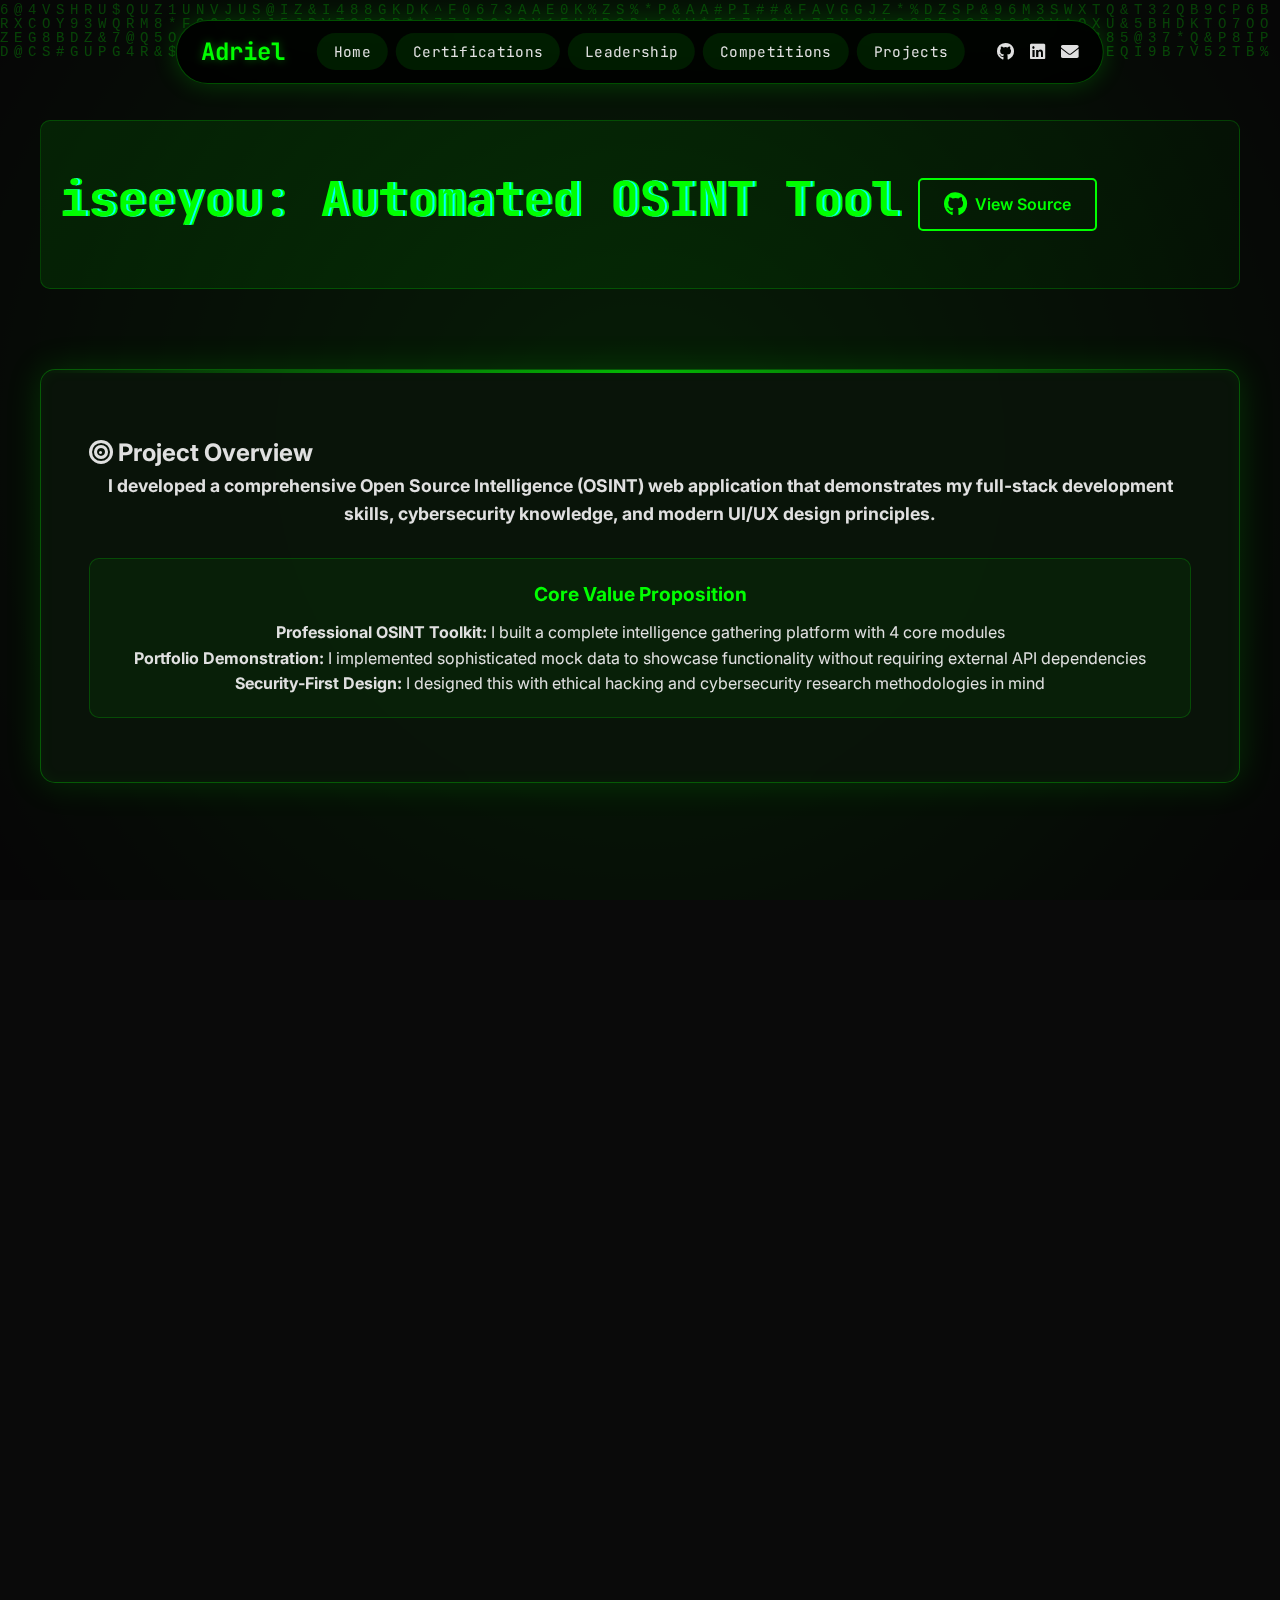
<file: osint-tool.html>
<!DOCTYPE html>
<html lang="en">
<head>
    <meta charset="UTF-8">
    <meta name="viewport" content="width=device-width, initial-scale=1.0">
    <meta http-equiv="X-UA-Compatible" content="IE=edge">
    <meta name="color-scheme" content="dark">
    <title>iseeyou: Automated OSINT Tool | Adriel Rivera Portfolio</title>
    <link rel="stylesheet" href="./styles.css">
    <link rel="stylesheet" href="https://cdnjs.cloudflare.com/ajax/libs/font-awesome/6.0.0/css/all.min.css">
    <link href="https://fonts.googleapis.com/css2?family=JetBrains+Mono:wght@400;700&family=Inter:wght@400;600&display=swap" rel="stylesheet">
    <base href="./">
</head>
<body>
    <div class="matrix-bg"></div>
    
    <nav class="top-navbar">
        <div class="nav-logo">Adriel</div>
        <ul class="nav-links">
            <li><a href="index.html" class="nav-button">Home</a></li>
            <li><a href="certifications.html" class="nav-button">Certifications</a></li>
            <li><a href="leadership.html" class="nav-button">Leadership</a></li>
            <li><a href="competitions.html" class="nav-button">Competitions</a></li>
            <li><a href="projects.html" class="nav-button">Projects</a></li>
        </ul>
        <div class="nav-social-links">
            <a href="https://github.com/adrielrivera" target="_blank"><i class="fab fa-github"></i></a>
            <a href="https://linkedin.com/in/adriel-rivera" target="_blank"><i class="fab fa-linkedin"></i></a>
            <a href="mailto:adrielrivera103@gmail.com"><i class="fas fa-envelope"></i></a>
        </div>
        <div class="hamburger-menu">
            <div class="bar"></div>
            <div class="bar"></div>
            <div class="bar"></div>
        </div>
    </nav>

    <main class="main-content project-detail">
        <!-- Project Header -->
        <section class="project-header">
            <div class="project-title">
                <h1 class="glitch-text">iseeyou: Automated OSINT Tool</h1>
            </div>
            <div class="project-links">
                <a href="https://github.com/adrielrivera/iseeyou" target="_blank" class="btn-secondary">
                    <i class="fab fa-github"></i> View Source
                </a>
            </div>
        </section>

        <!-- Project Overview -->
        <section class="section-dark project-overview">
            <h2><i class="fas fa-bullseye"></i> Project Overview</h2>
            <div class="overview-description">
                <p><strong>I developed a comprehensive Open Source Intelligence (OSINT) web application that demonstrates my full-stack development skills, cybersecurity knowledge, and modern UI/UX design principles.</strong></p>
            </div>
            
            <div class="overview-grid">
                <div class="overview-card">
                    <h3>Core Value Proposition</h3>
                    <p><strong>Professional OSINT Toolkit:</strong> I built a complete intelligence gathering platform with 4 core modules</p>
                    <p><strong>Portfolio Demonstration:</strong> I implemented sophisticated mock data to showcase functionality without requiring external API dependencies</p>
                    <p><strong>Security-First Design:</strong> I designed this with ethical hacking and cybersecurity research methodologies in mind</p>
                </div>
            </div>
        </section>

        <!-- Setup Instructions -->
        <section class="section-dark setup-instructions">
            <h2><i class="fas fa-wrench"></i> Setup Instructions</h2>
            
            <div class="setup-content">
                <div class="setup-section">
                    <h3><i class="fas fa-list-check"></i> Prerequisites</h3>
                    <ul>
                        <li>Node.js (v14 or higher)</li>
                        <li>Python 3.8 or higher</li>
                        <li>Git</li>
                    </ul>
                </div>
                
                <div class="setup-section">
                    <h3><i class="fab fa-python"></i> Backend Setup</h3>
                    <p>Navigate to the backend directory:</p>
                    <div class="code-block">
                        <pre><code>cd backend</code></pre>
                    </div>
                    <p>Create and activate a virtual environment:</p>
                    <div class="code-block">
                        <pre><code>python -m venv venv
source venv/bin/activate  # On Windows: venv\Scripts\activate</code></pre>
                    </div>
                    <p>Install dependencies:</p>
                    <div class="code-block">
                        <pre><code>pip install -r requirements.txt</code></pre>
                    </div>
                    <p>Start the Flask server:</p>
                    <div class="code-block">
                        <pre><code>python app.py</code></pre>
                    </div>
                    <p><strong>The API will be available at http://localhost:5000</strong></p>
                </div>
                
                <div class="setup-section">
                    <h3><i class="fab fa-react"></i> Frontend Setup</h3>
                    <p>Navigate to the frontend directory:</p>
                    <div class="code-block">
                        <pre><code>cd frontend</code></pre>
                    </div>
                    <p>Install dependencies:</p>
                    <div class="code-block">
                        <pre><code>npm install</code></pre>
                    </div>
                    <p>Start the development server:</p>
                    <div class="code-block">
                        <pre><code>npm start</code></pre>
                    </div>
                    <p><strong>The application will open at http://localhost:3000</strong></p>
                </div>
            </div>
        </section>

        <!-- Mock Data Implementation -->
        <section class="section-dark mock-data">
            <h2><i class="fas fa-database"></i> Mock Data Implementation</h2>
            
            <div class="mock-data-content">
                <div class="mock-data-intro">
                    <p><strong>Important Note:</strong> This project is designed for demonstration purposes and uses mock data to simulate real OSINT API responses. <strong>No actual API keys are included</strong> - they are left as placeholders for security and demonstration purposes.</p>
                </div>
                
                <div class="mock-sources">
                    <h3>Mock Data Sources:</h3>
                    <div class="mock-grid">
                        <div class="mock-item">
                            <i class="fas fa-globe"></i>
                            <h4>Domain WHOIS</h4>
                            <p>Pre-defined data for common domains (google.com, facebook.com, etc.)</p>
                        </div>
                        
                        <div class="mock-item">
                            <i class="fas fa-envelope"></i>
                            <h4>Email Breaches</h4>
                            <p>Simulated breach data with realistic breach information</p>
                        </div>
                        
                        <div class="mock-item">
                            <i class="fas fa-user"></i>
                            <h4>Username Searches</h4>
                            <p>Deterministic results across 30+ social platforms</p>
                        </div>
                        
                        <div class="mock-item">
                            <i class="fas fa-server"></i>
                            <h4>IP Intelligence</h4>
                            <p>Generated geolocation and service data</p>
                        </div>
                    </div>
                </div>
                
                <div class="production-implementation">
                    <h3>Production Implementation:</h3>
                    <p>To use with real APIs, you would need:</p>
                    <ul>
                        <li>Shodan API for IP intelligence</li>
                        <li>HaveIBeenPwned API for breach data</li>
                        <li>WhoAPI for enhanced WHOIS information</li>
                    </ul>
                </div>
            </div>
        </section>

        <!-- Technical Architecture -->
        <section class="section-dark technical-architecture">
            <h2><i class="fas fa-sitemap"></i> Technical Architecture</h2>
            
            <div class="architecture-grid">
                <div class="arch-section">
                    <h3><i class="fab fa-react"></i> Frontend (React 18)</h3>
                    <ul>
                        <li>I implemented a modern component-based architecture with Material-UI</li>
                        <li>I designed a professional dark theme with custom styling</li>
                        <li>I created responsive design supporting mobile, tablet, and desktop</li>
                        <li>I used React Router for seamless navigation</li>
                        <li>I integrated Axios for API communication</li>
                        <li>I developed advanced data visualization and result presentation</li>
                    </ul>
                </div>
                
                <div class="arch-section">
                    <h3><i class="fab fa-python"></i> Backend (Python Flask)</h3>
                    <ul>
                        <li>I built a RESTful API architecture with modular route design</li>
                        <li>I created four specialized intelligence modules (Domain, Email, Username, IP)</li>
                        <li>I developed sophisticated mock data generators that simulate real OSINT services</li>
                        <li>I implemented CORS support and proper error handling</li>
                        <li>I structured professional API documentation</li>
                    </ul>
                </div>
            </div>
        </section>

        <!-- Core Features & Modules -->
        <section class="section-dark core-features">
            <h2><i class="fas fa-cogs"></i> Core Features & Modules</h2>
            
            <div class="features-grid">
                <div class="feature-card">
                    <i class="fas fa-globe"></i>
                    <h3>1. Domain Intelligence (/domain)</h3>
                    <ul>
                        <li>I implemented WHOIS data analysis with fallback mechanisms</li>
                        <li>I developed DNS record enumeration (A, MX, TXT, etc.)</li>
                        <li>I created HTTP header analysis functionality</li>
                        <li>I provided mock data for major domains (Google, Facebook, Twitter)</li>
                    </ul>
                </div>
                
                <div class="feature-card">
                    <i class="fas fa-envelope"></i>
                    <h3>2. Email Intelligence (/email)</h3>
                    <ul>
                        <li>I built email format validation with MX record checking</li>
                        <li>I simulated breach data (mimics HaveIBeenPwned API)</li>
                        <li>I developed domain-associated email discovery</li>
                        <li>I created professional reporting with confidence scoring</li>
                    </ul>
                </div>
                
                <div class="feature-card">
                    <i class="fas fa-user"></i>
                    <h3>3. Username Research (/username)</h3>
                    <ul>
                        <li>I implemented social media presence detection across 30+ platforms</li>
                        <li>I created Sherlock-style username enumeration simulation</li>
                        <li>I designed deterministic results for consistent demonstrations</li>
                        <li>I developed professional confidence scoring and source attribution</li>
                    </ul>
                </div>
                
                <div class="feature-card">
                    <i class="fas fa-server"></i>
                    <h3>4. IP Address Intelligence (/ip)</h3>
                    <ul>
                        <li>I integrated geolocation analysis using real APIs</li>
                        <li>I implemented WHOIS information lookup</li>
                        <li>I created reverse DNS resolution functionality</li>
                        <li>I simulated port scanning (mimics Shodan data)</li>
                        <li>I developed vulnerability assessment reporting</li>
                    </ul>
                </div>
            </div>
        </section>

        <!-- Technologies Demonstrated -->
        <section class="section-dark tech-stack">
            <h2><i class="fas fa-layer-group"></i> Technologies Demonstrated</h2>
            
            <div class="tech-categories">
                <div class="tech-category">
                    <h3><i class="fab fa-react"></i> Frontend Expertise</h3>
                    <div class="stack-grid">
                        <div class="stack-item">
                            <i class="fab fa-react"></i>
                            <h4>React 18</h4>
                            <p>Hooks and modern patterns</p>
                        </div>
                        <div class="stack-item">
                            <i class="fas fa-palette"></i>
                            <h4>Material-UI</h4>
                            <p>Component library mastery</p>
                        </div>
                        <div class="stack-item">
                            <i class="fab fa-css3-alt"></i>
                            <h4>Responsive CSS</h4>
                            <p>Advanced styling</p>
                        </div>
                        <div class="stack-item">
                            <i class="fas fa-chart-line"></i>
                            <h4>Performance</h4>
                            <p>Optimization techniques</p>
                        </div>
                    </div>
                </div>
                
                <div class="tech-category">
                    <h3><i class="fab fa-python"></i> Backend Expertise</h3>
                    <div class="stack-grid">
                        <div class="stack-item">
                            <i class="fab fa-python"></i>
                            <h4>Python Flask</h4>
                            <p>Framework expertise</p>
                        </div>
                        <div class="stack-item">
                            <i class="fas fa-route"></i>
                            <h4>RESTful API</h4>
                            <p>Design principles</p>
                        </div>
                        <div class="stack-item">
                            <i class="fas fa-cubes"></i>
                            <h4>Modular Code</h4>
                            <p>Architecture patterns</p>
                        </div>
                        <div class="stack-item">
                            <i class="fas fa-exclamation-triangle"></i>
                            <h4>Error Handling</h4>
                            <p>Validation & debugging</p>
                        </div>
                    </div>
                </div>
                
                <div class="tech-category">
                    <h3><i class="fas fa-search"></i> OSINT Knowledge</h3>
                    <div class="stack-grid">
                        <div class="stack-item">
                            <i class="fas fa-globe"></i>
                            <h4>Domain Analysis</h4>
                            <p>Investigation methodologies</p>
                        </div>
                        <div class="stack-item">
                            <i class="fas fa-envelope"></i>
                            <h4>Email Intelligence</h4>
                            <p>Research techniques</p>
                        </div>
                        <div class="stack-item">
                            <i class="fas fa-users"></i>
                            <h4>Social Media</h4>
                            <p>Enumeration strategies</p>
                        </div>
                        <div class="stack-item">
                            <i class="fas fa-server"></i>
                            <h4>IP Investigation</h4>
                            <p>Analysis procedures</p>
                        </div>
                    </div>
                </div>
            </div>
        </section>

        <!-- Project Impact -->
        <section class="section-dark project-impact">
            <h2><i class="fas fa-award"></i> Project Impact</h2>
            <div class="impact-content">
                <p>This project allowed me to demonstrate my abilities in <strong>full-stack development</strong>, <strong>cybersecurity knowledge</strong>, <strong>UI/UX design</strong>, and <strong>professional software architecture</strong>. The sophisticated mock data system I created shows my enterprise-level thinking about demo environments and user experience.</p>
                
                <div class="impact-highlights">
                    <div class="impact-badge">
                        <i class="fas fa-code"></i>
                        <span>Full-Stack Development</span>
                    </div>
                    <div class="impact-badge">
                        <i class="fas fa-shield-alt"></i>
                        <span>Cybersecurity Expertise</span>
                    </div>
                    <div class="impact-badge">
                        <i class="fas fa-paint-brush"></i>
                        <span>UI/UX Design</span>
                    </div>
                    <div class="impact-badge">
                        <i class="fas fa-building"></i>
                        <span>Enterprise Architecture</span>
                    </div>
                </div>
            </div>
        </section>

        <!-- Project Links -->
        <section class="section-dark project-links-section">
            <h2><i class="fas fa-link"></i> Project Resources</h2>
            <div class="links-grid">
                <a href="https://github.com/adrielrivera/iseeyou" target="_blank" class="link-card">
                    <i class="fab fa-github"></i>
                    <h3>Source Code</h3>
                    <p>Complete source code and documentation</p>
                </a>
                <a href="https://github.com/adrielrivera/iseeyou/blob/main/README.md" target="_blank" class="link-card">
                    <i class="fas fa-file-alt"></i>
                    <h3>Documentation</h3>
                    <p>Setup instructions and technical details</p>
                </a>
            </div>
        </section>
    </main>

    <script src="./script.js"></script>
</body>
</html>
</file>
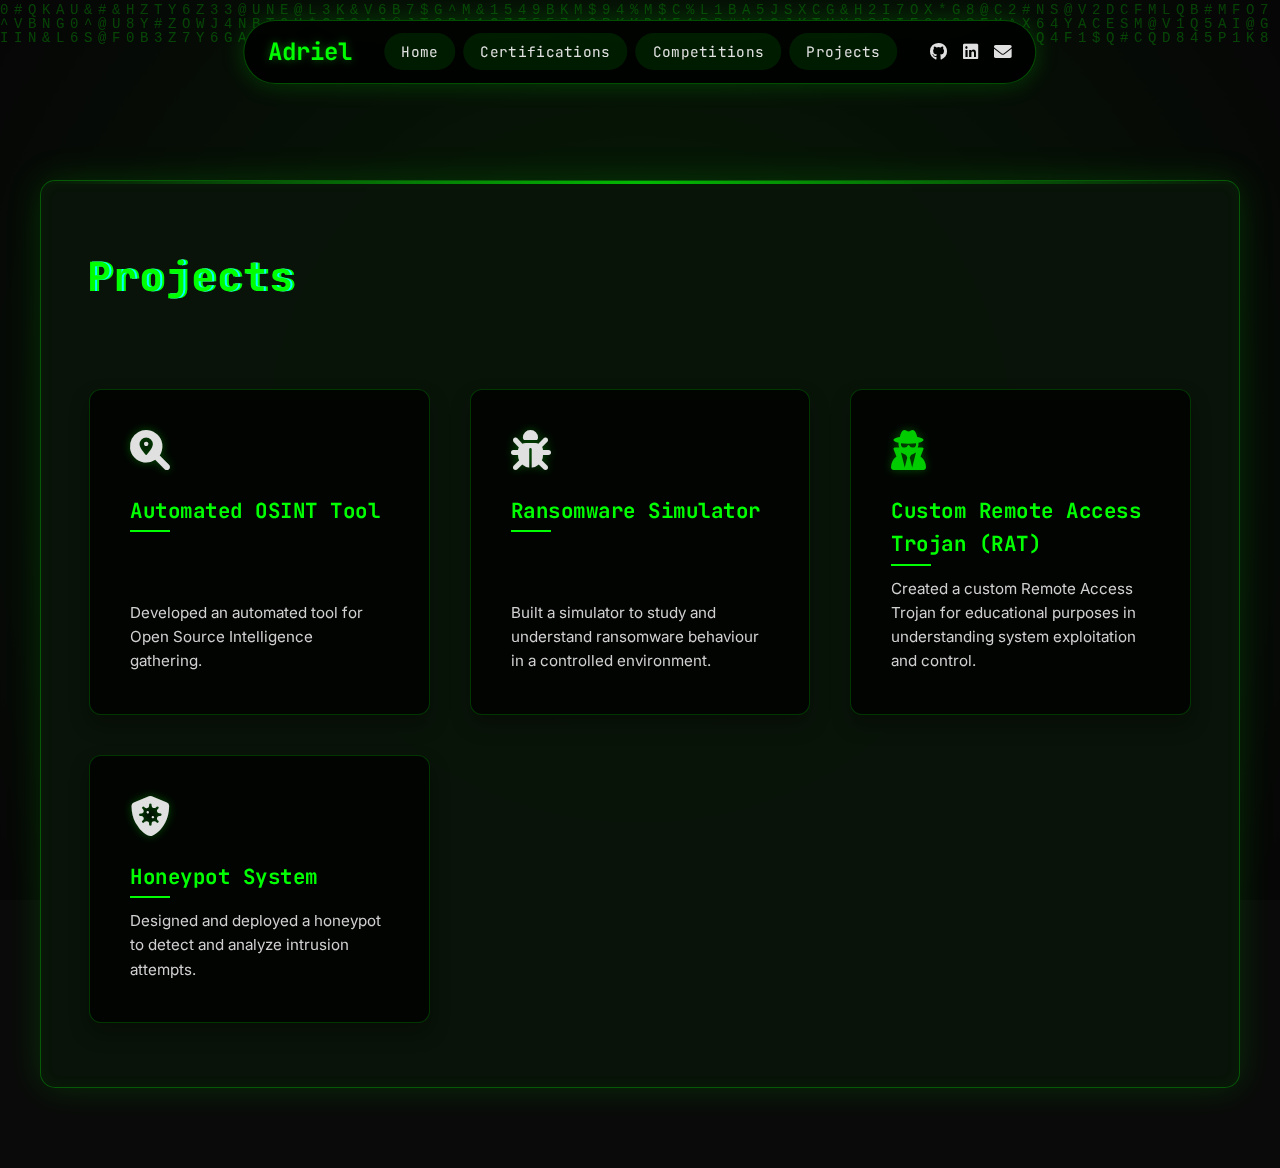
<file: projects.html>
<!DOCTYPE html>
<html lang="en">
<head>
    <meta charset="UTF-8">
    <meta name="viewport" content="width=device-width, initial-scale=1.0">
    <meta http-equiv="X-UA-Compatible" content="IE=edge">
    <meta name="color-scheme" content="dark">
    <title>Projects | Adriel Rivera Portfolio</title>
    <link rel="stylesheet" href="./styles.css">
    <link rel="stylesheet" href="https://cdnjs.cloudflare.com/ajax/libs/font-awesome/6.0.0/css/all.min.css">
    <link href="https://fonts.googleapis.com/css2?family=JetBrains+Mono:wght@400;700&family=Inter:wght@400;600&display=swap" rel="stylesheet">
    <base href="./">
</head>
<body>
    <div class="matrix-bg"></div>
    
    <nav class="top-navbar">
        <div class="nav-logo">Adriel</div>
        <ul class="nav-links">
            <li><a href="index.html" class="nav-button">Home</a></li>
            <!-- <li><a href="index.html#about" class="nav-button">About</a></li> -->
            <li><a href="certifications.html" class="nav-button">Certifications</a></li>
            <li><a href="competitions.html" class="nav-button">Competitions</a></li>
            <li><a href="projects.html" class="nav-button">Projects</a></li>
        </ul>
        <div class="nav-social-links">
            <a href="https://github.com/adrielrivera" target="_blank"><i class="fab fa-github"></i></a>
            <a href="https://linkedin.com/in/adriel-rivera" target="_blank"><i class="fab fa-linkedin"></i></a>
            <a href="mailto:adrielrivera103@gmail.com"><i class="fas fa-envelope"></i></a>
        </div>
        <div class="hamburger-menu">
            <div class="bar"></div>
            <div class="bar"></div>
            <div class="bar"></div>
        </div>
    </nav>

    <main class="main-content">
        <section id="projects" class="section-dark">
            <h2 class="glitch-text">Projects</h2>
            <div class="skills-grid">
                <div class="skill-card">
                    <i class="fas fa-search-location"></i>
                    <h3>Automated OSINT Tool</h3>
                    <p>Developed an automated tool for Open Source Intelligence gathering.</p>
                </div>
                <a href="ransomware-simulator.html" class="skill-card-link">
                    <div class="skill-card">
                        <i class="fas fa-bug"></i>
                        <h3>Ransomware Simulator</h3>
                        <p>Built a simulator to study and understand ransomware behaviour in a controlled environment.</p>
                    </div>
                </a>
                <div class="skill-card">
                    <i class="fas fa-user-secret"></i>
                    <h3>Custom Remote Access Trojan (RAT)</h3>
                    <p>Created a custom Remote Access Trojan for educational purposes in understanding system exploitation and control.</p>
                </div>
                <div class="skill-card">
                    <i class="fas fa-shield-virus"></i>
                    <h3>Honeypot System</h3>
                    <p>Designed and deployed a honeypot to detect and analyze intrusion attempts.</p>
                </div>
            </div>
        </section>
    </main>

    <script src="./script.js"></script>
</body>
</html>
</file>
<file: styles.css>
/* Base styles */
/* Sidebar Styles */
/*
.sidebar {
    position: fixed;
    top: 0;
    left: 0;
    height: 100vh;
    width: 220px;
    background: rgba(0, 0, 0, 0.92);
    -webkit-backdrop-filter: blur(15px);
    backdrop-filter: blur(15px);
    z-index: 1000;
    border-right: 1px solid rgba(0, 255, 0, 0.3);
    box-shadow: 0 0 25px rgba(0, 255, 0, 0.15);
    display: flex;
    flex-direction: column;
    padding: 2rem 0;
    transition: transform 0.3s ease, box-shadow 0.3s ease;
}

@-moz-document url-prefix() {
    .sidebar {
        background: rgba(0, 0, 0, 0.95); 
    }
    
    .mobile-nav {
        background: rgba(0, 0, 0, 0.95);
    }
    
    .terminal {
        background: rgba(0, 0, 0, 0.95);
    }
}

.sidebar:hover {
    box-shadow: 0 0 30px rgba(0, 255, 0, 0.25);
    border-right: 1px solid rgba(0, 255, 0, 0.5);
}

.sidebar::before {
    content: '';
    position: absolute;
    top: 0;
    left: 0;
    width: 5px;
    height: 100%;
    background: linear-gradient(to bottom, var(--primary-color), transparent);
    opacity: 0.7;
}

.sidebar .logo {
    font-family: 'JetBrains Mono', monospace;
    font-size: 1.6rem;
    font-weight: 700;
    color: var(--primary-color);
    text-align: center;
    margin-bottom: 2.5rem;
    padding: 0 1rem;
    position: relative;
    text-shadow: 0 0 10px rgba(0, 255, 0, 0.5);
    letter-spacing: 1px;
}

.sidebar .logo::after {
    content: '';
    position: absolute;
    bottom: -15px;
    left: 50%;
    transform: translateX(-50%);
    width: 40%;
    height: 1px;
    background: linear-gradient(to right, transparent, var(--primary-color), transparent);
}

.sidebar nav {
    flex: 1;
}

.sidebar nav ul {
    display: flex;
    flex-direction: column;
    list-style: none;
    gap: 1.2rem;
    padding: 0 1.5rem;
}

.sidebar nav ul li {
    position: relative;
}

.sidebar nav ul li a {
    color: var(--text-color);
    text-decoration: none;
    font-family: 'JetBrains Mono', monospace;
    font-size: 0.95rem;
    transition: color 0.3s ease, transform 0.2s ease;
    display: block;
    padding: 0.5rem 0;
    border-left: 2px solid transparent;
    padding-left: 1.2rem;
    letter-spacing: 0.3px;
    position: relative;
    overflow: hidden;
}

.sidebar nav ul li a::before {
    content: '>';
    position: absolute;
    left: 0;
    opacity: 0;
    transition: opacity 0.3s ease, transform 0.3s ease;
    color: var(--primary-color);
}

.sidebar nav ul li a:hover {
    color: var(--primary-color);
    border-left: 2px solid var(--primary-color);
    transform: translateX(3px);
}

.sidebar nav ul li a:hover::before {
    opacity: 1;
    transform: translateX(3px);
}

.sidebar nav ul li a.active {
    color: var(--primary-color);
    border-left: 2px solid var(--primary-color);
    padding-left: 1.2rem;
    background: rgba(0, 255, 0, 0.05);
}

.sidebar nav ul li a.active::before {
    content: '>';
    position: absolute;
    left: 3px;
    opacity: 1;
    color: var(--primary-color);
}

.sidebar-footer {
    padding: 1.2rem 1.5rem;
    border-top: 1px solid rgba(0, 255, 0, 0.1);
    margin-top: 1.5rem;
    display: flex;
    justify-content: center;
    gap: 1.2rem;
}

.sidebar-footer a {
    color: var(--text-color);
    font-size: 1.2rem;
    transition: color 0.3s ease, transform 0.2s ease;
}

.sidebar-footer a:hover {
    color: var(--primary-color);
    transform: translateY(-3px);
}
*/

/* Top Navigation Bar Styles */
.top-navbar {
    position: fixed;
    top: 20px; /* Adjust as needed for spacing from top */
    left: 50%;
    transform: translateX(-50%);
    width: auto; /* Adjusts to content width */
    max-width: 90%; /* Ensure it doesn't get too wide on large screens */
    padding: 0.75rem 1.5rem; /* Vertical and horizontal padding */
    background: rgba(0, 0, 0, 0.85);
    -webkit-backdrop-filter: blur(15px);
    backdrop-filter: blur(15px);
    z-index: 1000;
    border: 1px solid rgba(0, 255, 0, 0.3);
    box-shadow: 0 0 25px rgba(0, 255, 0, 0.2);
    border-radius: 50px; /* Large oval shape */
    display: flex;
    justify-content: space-between;
    align-items: center;
    gap: 1rem;
    transition: all 0.3s ease;
}

.top-navbar:hover {
    box-shadow: 0 0 35px rgba(0, 255, 0, 0.35);
    border-color: rgba(0, 255, 0, 0.5);
}

.nav-logo {
    font-family: 'JetBrains Mono', monospace;
    font-size: 1.5rem;
    font-weight: 700;
    color: var(--primary-color);
    text-shadow: 0 0 8px rgba(0, 255, 0, 0.4);
    margin-right: 1rem; /* Space between logo and links */
}

.nav-links {
    display: flex;
    list-style: none;
    gap: 0.5rem; /* Reduced gap for smaller buttons */
    align-items: center;
}

.nav-links li {
    position: relative;
}

.nav-button {
    color: var(--text-color);
    text-decoration: none;
    font-family: 'JetBrains Mono', monospace;
    font-size: 0.9rem; /* Slightly smaller font for buttons */
    padding: 0.5rem 1rem; /* Padding for the button shape */
    border: 1px solid transparent;
    border-radius: 25px; /* Oval shape for buttons */
    transition: all 0.3s ease;
    background-color: rgba(0, 255, 0, 0.1); /* Subtle background */
    letter-spacing: 0.3px;
}

.nav-button:hover,
.nav-button.active {
    color: var(--bg-color); /* Dark text on hover/active */
    background-color: var(--primary-color);
    border-color: var(--primary-color);
    box-shadow: 0 0 15px rgba(0, 255, 0, 0.5);
    transform: translateY(-2px);
}

.nav-social-links {
    display: flex;
    align-items: center;
    gap: 1rem;
    margin-left: 1rem; /* Space between nav links and social icons */
}

.nav-social-links a {
    color: var(--text-color);
    font-size: 1.1rem;
    transition: color 0.3s ease, transform 0.2s ease;
}

.nav-social-links a:hover {
    color: var(--primary-color);
    transform: translateY(-2px) scale(1.1);
}


/* Mobile Navigation - reuse hamburger styles */
.hamburger-menu {
    display: none; /* Hidden by default, shown in media query */
    flex-direction: column;
    justify-content: space-between;
    height: 24px;
    width: 30px;
    cursor: pointer;
    position: relative;
    transition: all 0.3s ease;
}

.hamburger-menu .bar {
    width: 100%;
    height: 2px;
    background-color: var(--primary-color);
    transition: all 0.3s ease;
    border-radius: 2px;
    box-shadow: 0 0 5px rgba(0, 255, 0, 0.5);
}

.hamburger-menu .bar:nth-child(2) {
    width: 80%;
    align-self: flex-end;
}

.hamburger-menu.active .bar:nth-child(1) {
    transform: translateY(11px) rotate(45deg);
    width: 100%;
}

.hamburger-menu.active .bar:nth-child(2) {
    opacity: 0;
    transform: translateX(-20px);
}

.hamburger-menu.active .bar:nth-child(3) {
    transform: translateY(-11px) rotate(-45deg);
}

.hamburger-menu:hover .bar {
    box-shadow: 0 0 8px rgba(0, 255, 0, 0.8);
}

.hamburger-menu:hover .bar:nth-child(2) {
    width: 100%;
}

/* Main Content Adjustment */
.main-content {
    /* margin-left: 220px; */ /* Removed old sidebar margin */
    padding-top: 100px; /* Add padding for the new fixed top navbar, adjust as needed */
    transition: margin 0.3s ease, padding-top 0.3s ease;
}

/* Responsive Design */
@media (max-width: 992px) {
    /* .sidebar {
        transform: translateX(-100%);
        width: 220px;
    }
    
    .sidebar.active {
        transform: translateX(0);
    } */
    
    .top-navbar {
        flex-wrap: wrap; /* Allow items to wrap */
        justify-content: space-between;
        top: 10px; /* Closer to top on mobile */
        padding: 0.5rem 1rem;
        border-radius: 30px; /* Slightly less rounded on mobile if needed */
    }

    .nav-logo {
        font-size: 1.3rem;
    }

    .nav-links {
        display: none; /* Hide links by default on mobile */
        flex-direction: column;
        width: 100%;
        background: rgba(0,0,0,0.9);
        position: absolute;
        top: calc(100% + 5px); /* Position below the navbar */
        left: 0;
        border-radius: 15px;
        padding: 1rem 0;
        border: 1px solid rgba(0, 255, 0, 0.2);
        box-shadow: 0 10px 20px rgba(0,0,0,0.3);
    }

    .nav-links.active {
        display: flex; /* Show when hamburger is active */
    }

    .nav-links li {
        width: 100%;
        text-align: center;
    }

    .nav-button {
        display: block;
        padding: 0.8rem 1rem;
        margin: 0.3rem 0;
        background-color: transparent; /* Buttons are full width, style differently */
        border: none;
        border-radius: 0;
    }
    .nav-button:hover,
    .nav-button.active {
        background-color: rgba(0, 255, 0, 0.15);
        color: var(--primary-color);
        transform: none; /* No vertical transform on mobile for full-width buttons */
    }
    
    .nav-social-links {
        /* Decide if social links are in hamburger or visible */
        /* Option 1: Keep them visible next to hamburger */
         margin-left: 0; 
        /* Option 2: Move them into the .nav-links dropdown */
        /* display: none; */ /* if moved to dropdown */
    }
    
    .hamburger-menu {
        display: flex; /* Show hamburger menu */
    }
    
    .main-content {
        margin-left: 0;
        padding-top: 80px; /* Adjust if navbar height changes */
    }
    
    .terminal-section {
        padding-top: 2rem; /* Adjusted from 8rem to account for new navbar */
        gap: 2rem;
    }
    
    .skills-grid {
        grid-template-columns: 1fr;
    }
    
    .about-content {
        grid-template-columns: 1fr;
    }
    
    .section-dark {
        margin: 3rem 1rem;
        padding: 2.5rem 1.5rem;
    }
    
    .glitch-text {
        font-size: 2rem;
    }
    
    .hero-image {
        width: 250px;
        height: 250px;
    }
    
    .terminal {
        max-width: 90%;
    }
}

@media (max-width: 576px) {
    .terminal-section {
        padding: 7rem 1rem 2rem;
    }
    
    .hero-image {
        width: 200px;
        height: 200px;
    }
    
    .section-dark {
        padding: 2rem 1.2rem;
    }
    
    .skill-card {
        padding: 1.8rem;
    }
    
    .about-section {
        padding: 1.8rem;
    }
    
    .glitch-text {
        font-size: 1.8rem;
    }
}

:root {
    --primary-color: #00ff00;
    --bg-color: #0a0a0a;
    --text-color: #e0e0e0;
    --terminal-bg: rgba(0, 0, 0, 0.9);
}

* {
    margin: 0;
    padding: 0;
    box-sizing: border-box;
    -webkit-font-smoothing: antialiased;
    -moz-osx-font-smoothing: grayscale;
}

body {
    font-family: 'Inter', sans-serif;
    background-color: var(--bg-color);
    color: var(--text-color);
    line-height: 1.6;
    overflow-x: hidden;
    min-height: 100vh;
    /* Ensure proper rendering in Firefox */
    display: flex;
    flex-direction: column;
}

/* Matrix Background */
.matrix-bg {
    position: fixed;
    top: 0;
    left: 0;
    width: 100%;
    height: 100%;
    z-index: -1;
    opacity: 0.35;
    background: radial-gradient(circle at center, rgba(0, 80, 0, 0.95), rgba(0, 0, 0, 0.98));
    pointer-events: none; /* Ensure it doesn't interfere with clicks */
}

/* Fix for Firefox animation performance */
@-moz-document url-prefix() {
    .matrix-bg canvas {
        opacity: 0.8;
    }
    
    @keyframes glitch-1 {
        0% { clip-path: inset(40% 0 61% 0); }
        20% { clip-path: inset(92% 0 1% 0); }
        40% { clip-path: inset(43% 0 1% 0); }
        60% { clip-path: inset(25% 0 58% 0); }
        80% { clip-path: inset(54% 0 7% 0); }
        100% { clip-path: inset(58% 0 43% 0); }
    }

    @keyframes glitch-2 {
        0% { clip-path: inset(25% 0 58% 0); }
        20% { clip-path: inset(54% 0 7% 0); }
        40% { clip-path: inset(58% 0 43% 0); }
        60% { clip-path: inset(40% 0 61% 0); }
        80% { clip-path: inset(92% 0 1% 0); }
        100% { clip-path: inset(43% 0 1% 0); }
    }
}

/* Section Styling Improvements */
.section-dark {
    padding: 4rem 3rem;
    max-width: 1200px;
    margin: 5rem auto;
    background: rgba(10, 20, 10, 0.95);
    border: 1px solid rgba(0, 255, 0, 0.3);
    box-shadow: 0 0 35px rgba(0, 255, 0, 0.15), inset 0 0 15px rgba(0, 255, 0, 0.05);
    border-radius: 15px;
    backdrop-filter: blur(15px);
    opacity: 1;
    transform: translateY(0);
    transition: all 0.5s cubic-bezier(0.23, 1, 0.32, 1);
    position: relative;
    overflow: hidden;
}

.section-dark::before {
    content: '';
    position: absolute;
    top: 0;
    left: 0;
    width: 100%;
    height: 3px;
    background: linear-gradient(to right, transparent, var(--primary-color), transparent);
    opacity: 0.7;
}

.section-dark:hover {
    box-shadow: 0 0 50px rgba(0, 255, 0, 0.25), inset 0 0 20px rgba(0, 255, 0, 0.05);
    border-color: rgba(0, 255, 0, 0.5);
    transform: translateY(-5px);
}

.section-dark h2.glitch-text {
    margin-bottom: 3rem;
    text-align: center;
    font-size: 2.5rem;
    letter-spacing: 2px;
}

.section-dark.visible {
    opacity: 1;
    transform: translateY(0);
}

.section-dark.hidden {
    opacity: 0;
    transform: translateY(-50px);
}

.skill-card {
    opacity: 0;
    transform: translateY(30px);
    transition: all 0.6s cubic-bezier(0.4, 0, 0.2, 1);
}

.skill-card.visible {
    opacity: 1;
    transform: translateY(0);
}

.skill-card:hover {
    transform: translateY(-10px) scale(1.03);
    box-shadow: 0 15px 30px rgba(0, 255, 0, 0.3);
}

.glitch-text {
    font-family: 'JetBrains Mono', monospace;
    font-size: 2.5rem;
    color: var(--primary-color);
    margin-bottom: 2rem;
    position: relative;
    display: inline-block;
}

.glitch-text::before,
.glitch-text::after {
    content: attr(data-text);
    position: absolute;
    top: 0;
    left: 0;
    width: 100%;
    height: 100%;
}

.glitch-text::before {
    left: 2px;
    text-shadow: -2px 0 #ff00ff;
    animation: glitch-1 2s infinite linear alternate-reverse;
}

.glitch-text::after {
    left: -2px;
    text-shadow: 2px 0 #00ffff;
    animation: glitch-2 2s infinite linear alternate-reverse;
}

/* Skills Grid Improvements */
.skills-grid {
    display: grid;
    grid-template-columns: repeat(auto-fit, minmax(300px, 1fr));
    gap: 2.5rem;
    margin-top: 2rem;
}

/* Competitions Grid - 2x3 layout */
#competitions .skills-grid {
    display: grid;
    grid-template-columns: repeat(3, 1fr);
    gap: 2.5rem;
    margin-top: 2rem;
}

@media (max-width: 992px) {
    #competitions .skills-grid {
        grid-template-columns: repeat(2, 1fr);
    }
}

@media (max-width: 576px) {
    #competitions .skills-grid {
        grid-template-columns: 1fr;
    }
}

.skill-card {
    background: rgba(0, 0, 0, 0.75);
    padding: 2.5rem;
    border-radius: 12px;
    border: 1px solid rgba(0, 255, 0, 0.2);
    transition: all 0.4s cubic-bezier(0.4, 0, 0.2, 1);
    position: relative;
    overflow: hidden;
    z-index: 1;
    box-shadow: 0 10px 20px rgba(0, 0, 0, 0.3);
    height: 100%;
    display: flex;
    flex-direction: column;
}

.skill-card::before {
    content: '';
    position: absolute;
    top: 0;
    left: 0;
    width: 100%;
    height: 100%;
    background: radial-gradient(circle at top right, rgba(0, 255, 0, 0.1), transparent 70%);
    opacity: 0;
    transition: opacity 0.5s ease;
    z-index: -1;
}

.skill-card:hover {
    transform: translateY(-10px);
    border-color: rgba(0, 255, 0, 0.5);
    box-shadow: 0 15px 30px rgba(0, 0, 0, 0.4), 0 0 15px rgba(0, 255, 0, 0.2);
}

.skill-card:hover::before {
    opacity: 1;
}

.skill-card i {
    font-size: 2.5rem;
    margin-bottom: 1.5rem;
    transition: all 0.5s ease;
    text-shadow: 0 0 10px rgba(0, 255, 0, 0.3);
}

.skill-card h3 {
    font-family: 'JetBrains Mono', monospace;
    font-size: 1.3rem;
    margin-bottom: 1rem;
    color: var(--primary-color);
    letter-spacing: 0.5px;
    position: relative;
    display: inline-block;
}

.skill-card h3::after {
    content: '';
    position: absolute;
    bottom: -5px;
    left: 0;
    width: 40px;
    height: 2px;
    background: var(--primary-color);
    transition: width 0.3s ease;
}

.skill-card:hover h3::after {
    width: 100%;
}

.skill-card p {
    font-size: 0.95rem;
    line-height: 1.6;
    color: #d0d0d0;
    margin-top: auto;
}

/* Animations */
@keyframes fadeInUp {
    from {
        opacity: 0;
        transform: translateY(20px);
    }
    to {
        opacity: 1;
        transform: translateY(0);
    }
}

@keyframes sectionFadeIn {
    to {
        opacity: 1;
        transform: translateY(0);
    }
}

@keyframes pulseGlow {
    0% { box-shadow: 0 0 20px rgba(0, 255, 0, 0.3); }
    50% { box-shadow: 0 0 30px rgba(0, 255, 0, 0.5); }
    100% { box-shadow: 0 0 20px rgba(0, 255, 0, 0.3); }
}

@keyframes blink {
    50% { opacity: 0; }
}

/* Terminal Section Improvements */
.terminal-section {
    min-height: 100vh;
    display: flex;
    flex-direction: column;
    justify-content: center;
    align-items: center;
    padding: 6rem 2rem;
    position: relative;
    gap: 3rem;
}

.hero-image {
    width: 300px;
    height: 300px;
    object-fit: cover;
    border-radius: 15px;
    border: 2px solid var(--primary-color);
    box-shadow: 0 0 30px rgba(0, 255, 0, 0.3);
    transition: all 0.5s cubic-bezier(0.23, 1, 0.32, 1);
    filter: brightness(1.1) contrast(1.1);
    position: relative;
    z-index: 1;
}

.hero-image::before {
    content: '';
    position: absolute;
    top: -5px;
    left: -5px;
    right: -5px;
    bottom: -5px;
    border: 1px solid rgba(0, 255, 0, 0.5);
    border-radius: 18px;
    z-index: -1;
    opacity: 0;
    transition: opacity 0.5s ease;
}

.hero-image:hover {
    transform: scale(1.03);
    box-shadow: 0 0 40px rgba(0, 255, 0, 0.4);
    filter: brightness(1.2) contrast(1.2);
}

.hero-image:hover::before {
    opacity: 1;
}

.terminal {
    width: 100%;
    max-width: 600px;
    background: rgba(0, 0, 0, 0.85);
    -webkit-backdrop-filter: blur(15px);
    backdrop-filter: blur(15px);
    border-radius: 10px;
    overflow: hidden;
    border: 1px solid var(--primary-color);
    box-shadow: 0 0 30px rgba(0, 255, 0, 0.3);
    transition: all 0.5s cubic-bezier(0.23, 1, 0.32, 1);
}

.terminal:hover {
    box-shadow: 0 0 40px rgba(0, 255, 0, 0.4);
    border-color: rgba(0, 255, 0, 0.8);
    transform: translateY(-5px);
}

.terminal-header {
    background: rgba(30, 30, 30, 0.9);
    padding: 0.8rem 1rem;
    display: flex;
    align-items: center;
    border-bottom: 1px solid rgba(0, 255, 0, 0.3);
}

.terminal-buttons {
    display: flex;
    gap: 8px;
    margin-right: 15px;
}

.terminal-buttons span {
    width: 12px;
    height: 12px;
    border-radius: 50%;
    background: #ff5f56;
}

.terminal-buttons span:nth-child(2) {
    background: #ffbd2e;
}

.terminal-buttons span:nth-child(3) {
    background: #27c93f;
}

.terminal-title {
    font-family: 'JetBrains Mono', monospace;
    color: var(--primary-color);
    font-size: 0.9rem;
    flex: 1;
    text-align: center;
}

.terminal-content {
    padding: 1.5rem;
    font-family: 'JetBrains Mono', monospace;
}

.typing-text .line {
    display: block;
    margin-bottom: 0.8rem;
    color: #d0d0d0;
    font-size: 1rem;
    opacity: 0;
    animation: fadeInUp 0.2s forwards;
    animation-delay: calc(var(--i, 0) * 0.05s);
}

/* About Section Improvements */
.about-content {
    display: grid;
    grid-template-columns: repeat(auto-fit, minmax(300px, 1fr));
    gap: 2.5rem;
    margin-top: 2rem;
}

.about-section {
    background: rgba(0, 0, 0, 0.6);
    padding: 2.5rem;
    border-radius: 12px;
    border: 1px solid rgba(0, 255, 0, 0.2);
    transition: all 0.4s cubic-bezier(0.4, 0, 0.2, 1);
    position: relative;
    overflow: hidden;
    box-shadow: 0 10px 20px rgba(0, 0, 0, 0.2);
}

.about-section::before {
    content: '';
    position: absolute;
    top: 0;
    left: 0;
    width: 100%;
    height: 100%;
    background: radial-gradient(circle at top right, rgba(0, 255, 0, 0.1), transparent 70%);
    opacity: 0;
    transition: opacity 0.5s ease;
    z-index: -1;
}

.about-section:hover {
    transform: translateY(-10px);
    border-color: rgba(0, 255, 0, 0.5);
    box-shadow: 0 15px 30px rgba(0, 0, 0, 0.3), 0 0 15px rgba(0, 255, 0, 0.1);
}

.about-section:hover::before {
    opacity: 1;
}

.about-section h3 {
    font-family: 'JetBrains Mono', monospace;
    font-size: 1.3rem;
    margin-bottom: 1.5rem;
    color: var(--primary-color);
    position: relative;
    display: inline-block;
    padding-left: 1.5rem;
}

.about-section h3::before {
    content: '>';
    position: absolute;
    left: 0;
    color: var(--primary-color);
}

.about-section p {
    font-size: 0.95rem;
    line-height: 1.8;
    color: #d0d0d0;
}

/* Styling for the merged About section on the Home page */
.about-section-on-home .about-narrative {
    max-width: 800px; /* Or your preferred width for readability */
    margin-left: auto;
    margin-right: auto;
    padding: 1rem; /* Add some internal padding if not already handled by .section-dark */
}

.about-section-on-home .about-narrative p {
    font-size: 1rem; /* Slightly larger for narrative */
    line-height: 1.9; /* Increased line height for better readability */
    margin-bottom: 1.5rem; /* Space between paragraphs */
    text-align: justify; /* Justify text for a more formal look, consider browser support/hyphenation */
    color: #e0e0e0; /* Ensuring consistent text color */
}

.about-section-on-home .about-narrative p:last-child {
    margin-bottom: 0; /* No extra margin for the last paragraph */
}

.about-image {
    width: 100%;
    max-width: 300px;
    height: auto;
    border-radius: 12px;
    border: 2px solid var(--primary-color);
    box-shadow: 0 0 20px rgba(0, 255, 0, 0.2);
    transition: all 0.4s cubic-bezier(0.4, 0, 0.2, 1);
    margin-bottom: 1.5rem;
}

.about-image:hover {
    transform: scale(1.02);
    box-shadow: 0 0 30px rgba(0, 255, 0, 0.3);
    border-color: #00ff00;
}

/* Section Icons */
.skill-card i.fa-certificate,
.skill-card i.fa-shield-alt,
.skill-card i.fa-user-secret {
    color: #00cc00;
}

.skill-card i.fa-flag,
.skill-card i.fa-laptop-code,
.skill-card i.fa-trophy {
    color: #00dd00;
}

.skill-card i.fa-project-diagram,
.skill-card i.fa-code-branch,
.skill-card i.fa-terminal {
    color: #00ee00;
}

/* Section Hover Effects */
.skill-card:hover i.fa-certificate,
.skill-card:hover i.fa-shield-alt,
.skill-card:hover i.fa-user-secret,
.skill-card:hover i.fa-flag,
.skill-card:hover i.fa-laptop-code,
.skill-card:hover i.fa-trophy,
.skill-card:hover i.fa-project-diagram,
.skill-card:hover i.fa-code-branch,
.skill-card:hover i.fa-terminal {
    transform: translateY(-5px) scale(1.1);
    text-shadow: 0 0 15px rgba(0, 255, 0, 0.8);
}

/* Add animation delays to terminal lines */
.typing-text .line:nth-child(1) { --i: 1; }
.typing-text .line:nth-child(2) { --i: 2; }
.typing-text .line:nth-child(3) { --i: 3; }
.typing-text .line:nth-child(4) { --i: 4; }
.typing-text .line:nth-child(5) { --i: 5; }

/* Project Detail Page Styles */
.main-content.project-detail {
    padding-top: 100px;
}

.project-header {
    text-align: center;
    padding: 40px 20px;
    background: linear-gradient(135deg, rgba(0, 255, 0, 0.1), rgba(0, 150, 0, 0.05));
    border-radius: 10px;
    margin: 20px auto;
    max-width: 1200px;
    border: 1px solid rgba(0, 255, 0, 0.2);
}

.project-title h1 {
    margin-bottom: 10px;
    font-size: 3rem;
}

.project-subtitle {
    font-size: 1.2rem;
    color: #00ff00;
    margin-bottom: 30px;
    opacity: 0.8;
}

.project-links {
    display: flex;
    justify-content: center;
    gap: 20px;
    flex-wrap: wrap;
}

.btn-primary, .btn-secondary {
    padding: 12px 24px;
    border: none;
    border-radius: 5px;
    text-decoration: none;
    font-weight: 600;
    display: inline-flex;
    align-items: center;
    gap: 8px;
    transition: all 0.3s ease;
    font-size: 1rem;
}

.btn-primary {
    background: linear-gradient(135deg, #00ff00, #00cc00);
    color: #000;
}

.btn-primary:hover {
    background: linear-gradient(135deg, #00cc00, #00aa00);
    transform: translateY(-2px);
}

.btn-secondary {
    background: transparent;
    color: #00ff00;
    border: 2px solid #00ff00;
}

.btn-secondary:hover {
    background: rgba(0, 255, 0, 0.1);
    transform: translateY(-2px);
}

/* Project Links in skill cards */
.project-link {
    color: inherit;
    text-decoration: none;
    display: block;
}

.project-link:hover {
    color: #00ff00;
    text-decoration: none;
}

/* Skill card link wrapper */
.skill-card-link {
    text-decoration: none;
    color: inherit;
    display: block;
    transition: all 0.4s cubic-bezier(0.4, 0, 0.2, 1);
}

.skill-card-link:hover,
.skill-card-link:focus,
.skill-card-link:visited {
    text-decoration: none;
    color: inherit;
}

.skill-card-link .skill-card {
    cursor: pointer;
}

/* Honeypot Project Specific Styles */
.overview-description {
    margin-bottom: 30px;
    text-align: center;
}

.overview-description p {
    font-size: 1.1rem;
    line-height: 1.6;
}

.tech-link {
    color: #00ff00;
    text-decoration: underline;
    transition: color 0.3s ease;
}

.tech-link:hover {
    color: #00cc00;
}

.environment-section {
    margin-top: 40px;
}

.environment-section h3 {
    color: #00ff00;
    margin-bottom: 20px;
    font-size: 1.3rem;
    display: flex;
    align-items: center;
    gap: 10px;
}

.environment-grid {
    display: grid;
    grid-template-columns: repeat(auto-fit, minmax(250px, 1fr));
    gap: 20px;
    margin-top: 20px;
}

.env-card {
    background: rgba(0, 0, 0, 0.6);
    padding: 20px;
    border-radius: 10px;
    border: 1px solid rgba(0, 255, 0, 0.2);
    text-align: center;
    transition: all 0.3s ease;
}

.env-card:hover {
    border-color: rgba(0, 255, 0, 0.5);
    background: rgba(0, 255, 0, 0.05);
}

.env-card i {
    font-size: 2rem;
    color: #00ff00;
    margin-bottom: 15px;
    display: block;
}

.env-card h4 {
    color: #00ff00;
    margin-bottom: 10px;
    font-size: 1.1rem;
}

.env-card p {
    color: rgba(255, 255, 255, 0.8);
    line-height: 1.4;
}

/* Screenshots Section */
.section-note {
    text-align: center;
    font-style: italic;
    color: rgba(255, 255, 255, 0.7);
    margin-bottom: 30px;
}

.screenshots-grid {
    display: grid;
    grid-template-columns: repeat(auto-fit, minmax(280px, 1fr));
    gap: 20px;
    margin-top: 30px;
}

.screenshot-item {
    background: rgba(0, 0, 0, 0.5);
    border-radius: 10px;
    border: 1px solid rgba(0, 255, 0, 0.2);
    overflow: hidden;
    transition: all 0.3s ease;
}

.screenshot-item:hover {
    border-color: rgba(0, 255, 0, 0.5);
    transform: translateY(-3px);
}

.screenshot-placeholder {
    padding: 40px 20px;
    text-align: center;
    background: rgba(0, 255, 0, 0.05);
}

.screenshot-placeholder i {
    font-size: 3rem;
    color: #00ff00;
    margin-bottom: 15px;
    display: block;
}

.screenshot-placeholder h4 {
    color: #00ff00;
    margin-bottom: 10px;
    font-size: 1.1rem;
}

.screenshot-placeholder p {
    color: rgba(255, 255, 255, 0.8);
    font-size: 0.9rem;
}

/* Simulated Attacks Section */
.attack-description {
    text-align: center;
    font-size: 1.1rem;
    margin-bottom: 30px;
    color: rgba(255, 255, 255, 0.9);
}

.tools-section h3 {
    color: #00ff00;
    margin-bottom: 20px;
    font-size: 1.3rem;
    display: flex;
    align-items: center;
    gap: 10px;
}

.tools-grid {
    display: grid;
    grid-template-columns: repeat(auto-fit, minmax(300px, 1fr));
    gap: 20px;
    margin-top: 20px;
}

.tool-item {
    background: rgba(0, 0, 0, 0.6);
    padding: 25px;
    border-radius: 10px;
    border: 1px solid rgba(0, 255, 0, 0.2);
    transition: all 0.3s ease;
}

.tool-item:hover {
    border-color: rgba(0, 255, 0, 0.5);
    background: rgba(0, 255, 0, 0.05);
}

.tool-item i {
    font-size: 2rem;
    color: #00ff00;
    margin-bottom: 15px;
    display: block;
}

.tool-item h4 {
    color: #00ff00;
    margin-bottom: 15px;
    font-size: 1.1rem;
}

.tool-item .code-block {
    margin: 15px 0;
}

.tool-item p {
    color: rgba(255, 255, 255, 0.8);
    margin: 0;
}

.results-section {
    margin-top: 30px;
    text-align: center;
}

.result-badge {
    display: inline-flex;
    align-items: center;
    gap: 10px;
    background: rgba(0, 255, 0, 0.1);
    border: 1px solid rgba(0, 255, 0, 0.3);
    border-radius: 25px;
    padding: 15px 25px;
    color: #00ff00;
    font-weight: 500;
}

.result-badge i {
    font-size: 1.2rem;
}

/* Findings Section */
.findings-note {
    text-align: center;
    font-style: italic;
    color: rgba(255, 255, 255, 0.7);
    margin-bottom: 30px;
}

.findings-grid {
    display: grid;
    grid-template-columns: repeat(auto-fit, minmax(250px, 1fr));
    gap: 20px;
    margin-top: 30px;
}

.finding-item {
    background: rgba(0, 0, 0, 0.6);
    padding: 25px;
    border-radius: 10px;
    border: 1px solid rgba(0, 255, 0, 0.2);
    text-align: center;
    transition: all 0.3s ease;
}

.finding-item:hover {
    border-color: rgba(0, 255, 0, 0.5);
    background: rgba(0, 255, 0, 0.05);
}

.finding-item i {
    font-size: 2rem;
    color: #00ff00;
    margin-bottom: 15px;
    display: block;
}

.finding-item h3 {
    color: #00ff00;
    margin-bottom: 10px;
    font-size: 1.1rem;
}

.finding-item p {
    color: rgba(255, 255, 255, 0.8);
    margin: 0;
    line-height: 1.4;
}

/* Learning Section */
.learning-grid {
    display: grid;
    grid-template-columns: repeat(auto-fit, minmax(280px, 1fr));
    gap: 20px;
    margin-top: 30px;
}

.learning-item {
    background: rgba(0, 0, 0, 0.6);
    padding: 25px;
    border-radius: 10px;
    border: 1px solid rgba(0, 255, 0, 0.2);
    transition: all 0.3s ease;
}

.learning-item:hover {
    border-color: rgba(0, 255, 0, 0.5);
    background: rgba(0, 255, 0, 0.05);
}

.learning-item i {
    font-size: 2rem;
    color: #00ff00;
    margin-bottom: 15px;
    display: block;
}

.learning-item h3 {
    color: #00ff00;
    margin-bottom: 10px;
    font-size: 1.1rem;
}

.learning-item p {
    color: rgba(255, 255, 255, 0.8);
    margin: 0;
    line-height: 1.5;
}

/* Future Work Section */
.future-note {
    text-align: center;
    font-style: italic;
    color: rgba(255, 255, 255, 0.7);
    margin-bottom: 30px;
}

.roadmap-grid {
    display: grid;
    grid-template-columns: repeat(auto-fit, minmax(300px, 1fr));
    gap: 20px;
    margin-top: 30px;
}

.roadmap-item {
    background: rgba(0, 0, 0, 0.6);
    padding: 25px;
    border-radius: 10px;
    border: 1px solid rgba(0, 255, 0, 0.2);
    transition: all 0.3s ease;
    position: relative;
}

.roadmap-item:hover {
    border-color: rgba(0, 255, 0, 0.5);
    background: rgba(0, 255, 0, 0.05);
}

.status-badge {
    display: inline-flex;
    align-items: center;
    gap: 8px;
    margin-bottom: 15px;
    font-size: 0.9rem;
    font-weight: 500;
}

.status-badge.todo {
    color: #ffaa00;
}

.status-badge.todo i {
    color: #ffaa00;
}

.status-badge {
    color: #00ccff;
}

.status-badge i {
    color: #00ccff;
}

.roadmap-item h3 {
    color: #00ff00;
    margin-bottom: 10px;
    font-size: 1.1rem;
}

.roadmap-item p {
    color: rgba(255, 255, 255, 0.8);
    margin: 0;
    line-height: 1.5;
}

/* Tech Stack Section */
.tech-stack .stack-grid,
.stack-grid {
    display: grid !important;
    grid-template-columns: repeat(auto-fit, minmax(250px, 1fr)) !important;
    gap: 20px !important;
    margin-top: 20px !important;
    width: 100%;
}

.stack-item {
    background: rgba(0, 0, 0, 0.6) !important;
    padding: 25px !important;
    border-radius: 12px !important;
    border: 1px solid rgba(0, 255, 0, 0.2) !important;
    text-align: center !important;
    transition: all 0.3s ease !important;
    min-height: auto !important;
    display: block !important;
    flex-direction: initial !important;
    justify-content: initial !important;
    align-items: initial !important;
}

.stack-item:hover {
    border-color: rgba(0, 255, 0, 0.5) !important;
    background: rgba(0, 255, 0, 0.05) !important;
    transform: translateY(-3px) !important;
    box-shadow: initial !important;
}

.stack-item i {
    font-size: 2rem !important;
    color: #00ff00 !important;
    margin-bottom: 15px !important;
    display: block !important;
}

.stack-item h3 {
    color: #00ff00 !important;
    margin-bottom: 10px !important;
    font-size: 1.1rem !important;
    font-weight: 600 !important;
}

.stack-item h4 {
    color: #00ff00 !important;
    margin-bottom: 10px !important;
    font-size: 1.1rem !important;
}

.stack-item p {
    color: rgba(255, 255, 255, 0.8) !important;
    margin: 0 !important;
    font-size: 0.9rem !important;
    line-height: 1.4 !important;
}

/* Enhanced responsive design for Tech Stack */
@media (max-width: 992px) {
    .tech-stack .stack-grid,
    .stack-grid {
        grid-template-columns: repeat(3, 1fr);
        gap: 20px;
    }
}

@media (max-width: 768px) {
    .tech-stack .stack-grid,
    .stack-grid {
        grid-template-columns: repeat(2, 1fr);
        gap: 18px;
    }
    
    .stack-item {
        padding: 20px;
        min-height: 130px;
    }
    
    .stack-item i {
        font-size: 2.2rem;
    }
}

@media (max-width: 480px) {
    .tech-stack .stack-grid,
    .stack-grid {
        grid-template-columns: 1fr;
        gap: 15px;
    }
    
    .stack-item {
        padding: 18px;
        min-height: 120px;
    }
    
    .stack-item i {
        font-size: 2rem;
    }
}

/* Overview Grid */
.overview-grid {
    display: grid;
    grid-template-columns: repeat(auto-fit, minmax(300px, 1fr));
    gap: 20px;
    margin-top: 30px;
}

.overview-card {
    background: rgba(0, 255, 0, 0.05);
    padding: 20px;
    border-radius: 10px;
    border: 1px solid rgba(0, 255, 0, 0.2);
    text-align: center;
}

.overview-card h3 {
    color: #00ff00;
    margin-bottom: 10px;
    font-size: 1.2rem;
}

.tech-stack {
    display: flex;
    flex-wrap: wrap;
    gap: 8px;
    justify-content: center;
}

.tech-tag {
    background: rgba(0, 255, 0, 0.2);
    color: #00ff00;
    padding: 4px 8px;
    border-radius: 15px;
    font-size: 0.9rem;
    border: 1px solid rgba(0, 255, 0, 0.3);
}

/* Highlights Grid */
.highlights-grid {
    display: grid;
    grid-template-columns: repeat(auto-fit, minmax(280px, 1fr));
    gap: 20px;
    margin-top: 30px;
}

.highlight-item {
    background: rgba(0, 0, 0, 0.5);
    padding: 25px;
    border-radius: 10px;
    border: 1px solid rgba(0, 255, 0, 0.2);
    text-align: center;
    transition: all 0.3s ease;
}

.highlight-item:hover {
    border-color: rgba(0, 255, 0, 0.5);
    transform: translateY(-5px);
    background: rgba(0, 255, 0, 0.05);
}

.highlight-item i {
    font-size: 2.5rem;
    color: #00ff00;
    margin-bottom: 15px;
    display: block;
}

.highlight-item h3 {
    color: #00ff00;
    margin-bottom: 10px;
    font-size: 1.1rem;
}

/* Technical Implementation */
.implementation-section {
    margin-bottom: 40px;
}

.implementation-section h3 {
    color: #00ff00;
    margin-bottom: 20px;
    font-size: 1.3rem;
    display: flex;
    align-items: center;
    gap: 10px;
}

.code-block {
    background: rgba(0, 0, 0, 0.8);
    border: 1px solid rgba(0, 255, 0, 0.3);
    border-radius: 8px;
    margin: 20px 0;
    overflow-x: auto;
}

.code-block pre {
    margin: 0;
    padding: 20px;
}

.code-block code {
    font-family: 'JetBrains Mono', monospace;
    font-size: 0.9rem;
    line-height: 1.4;
    color: #00ff00;
}

/* Architecture Diagram */
.architecture-diagram {
    margin-top: 30px;
    padding: 30px;
    background: rgba(0, 0, 0, 0.5);
    border-radius: 10px;
    border: 1px solid rgba(0, 255, 0, 0.2);
}

.flow-chart {
    display: flex;
    flex-direction: column;
    align-items: center;
    gap: 20px;
}

.flow-step {
    background: rgba(0, 255, 0, 0.1);
    border: 2px solid rgba(0, 255, 0, 0.3);
    border-radius: 10px;
    padding: 20px;
    text-align: center;
    min-width: 150px;
    transition: all 0.3s ease;
}

.flow-step:hover {
    border-color: rgba(0, 255, 0, 0.6);
    background: rgba(0, 255, 0, 0.15);
}

.flow-step i {
    font-size: 2rem;
    color: #00ff00;
    margin-bottom: 10px;
    display: block;
}

.flow-step h4 {
    color: #00ff00;
    margin: 0;
    font-size: 1rem;
}

.flow-arrow {
    font-size: 2rem;
    color: #00ff00;
    font-weight: bold;
}

.flow-split {
    display: flex;
    justify-content: space-around;
    width: 100%;
    max-width: 600px;
}

.flow-branch {
    display: flex;
    flex-direction: column;
    align-items: center;
    gap: 20px;
}

/* Challenges Grid */
.challenges-grid {
    display: grid;
    grid-template-columns: repeat(auto-fit, minmax(280px, 1fr));
    gap: 20px;
    margin-top: 30px;
}

.challenge-item {
    background: rgba(0, 0, 0, 0.5);
    padding: 25px;
    border-radius: 10px;
    border: 1px solid rgba(0, 255, 0, 0.2);
    transition: all 0.3s ease;
}

.challenge-item:hover {
    border-color: rgba(0, 255, 0, 0.5);
    transform: translateY(-3px);
}

.challenge-item i {
    font-size: 2rem;
    color: #00ff00;
    margin-bottom: 15px;
    display: block;
}

.challenge-item h3 {
    color: #00ff00;
    margin-bottom: 10px;
    font-size: 1.1rem;
}

/* Demo Video Section */
.demo-section {
    text-align: center;
}

.video-container {
    max-width: 800px;
    margin: 30px auto;
    border-radius: 10px;
    overflow: hidden;
    border: 2px solid rgba(0, 255, 0, 0.3);
}

.video-container video {
    width: 100%;
    height: auto;
    display: block;
}

.video-description {
    margin-top: 20px;
    font-style: italic;
    color: rgba(255, 255, 255, 0.8);
}

/* Security Grid */
.security-grid {
    display: grid;
    grid-template-columns: repeat(auto-fit, minmax(250px, 1fr));
    gap: 20px;
    margin-top: 30px;
}

.security-item {
    background: rgba(0, 0, 0, 0.5);
    padding: 20px;
    border-radius: 10px;
    border: 1px solid rgba(0, 255, 0, 0.2);
    text-align: center;
    transition: all 0.3s ease;
}

.security-item:hover {
    border-color: rgba(0, 255, 0, 0.5);
    background: rgba(0, 255, 0, 0.05);
}

.security-item i {
    font-size: 2rem;
    color: #00ff00;
    margin-bottom: 15px;
    display: block;
}

.security-item h3 {
    color: #00ff00;
    margin-bottom: 10px;
    font-size: 1.1rem;
}

/* Technical Details Table */
.details-table {
    margin-top: 30px;
    overflow-x: auto;
}

.details-table table {
    width: 100%;
    border-collapse: collapse;
    background: rgba(0, 0, 0, 0.5);
    border-radius: 10px;
    overflow: hidden;
    border: 1px solid rgba(0, 255, 0, 0.2);
}

.details-table th,
.details-table td {
    padding: 15px;
    text-align: left;
    border-bottom: 1px solid rgba(0, 255, 0, 0.2);
}

.details-table th {
    background: rgba(0, 255, 0, 0.1);
    color: #00ff00;
    font-weight: 600;
}

.details-table tr:hover {
    background: rgba(0, 255, 0, 0.05);
}

/* Skills Grid for Learning Outcomes */
.skills-grid {
    display: grid;
    grid-template-columns: repeat(auto-fit, minmax(200px, 1fr));
    gap: 20px;
    margin-top: 30px;
}

.skill-item {
    background: rgba(0, 0, 0, 0.5);
    padding: 20px;
    border-radius: 10px;
    border: 1px solid rgba(0, 255, 0, 0.2);
    text-align: center;
    transition: all 0.3s ease;
}

.skill-item:hover {
    border-color: rgba(0, 255, 0, 0.5);
    transform: translateY(-3px);
}

.skill-item i {
    font-size: 2rem;
    color: #00ff00;
    margin-bottom: 15px;
    display: block;
}

.skill-item h3 {
    color: #00ff00;
    margin: 0;
    font-size: 1rem;
}

/* Code Quality Items */
.quality-items {
    display: grid;
    grid-template-columns: repeat(auto-fit, minmax(300px, 1fr));
    gap: 20px;
    margin-top: 30px;
}

.quality-item {
    background: rgba(0, 0, 0, 0.5);
    padding: 25px;
    border-radius: 10px;
    border: 1px solid rgba(0, 255, 0, 0.2);
    transition: all 0.3s ease;
}

.quality-item:hover {
    border-color: rgba(0, 255, 0, 0.5);
    background: rgba(0, 255, 0, 0.05);
}

.quality-item i {
    font-size: 1.5rem;
    color: #00ff00;
    margin-bottom: 10px;
    display: inline-block;
    margin-right: 10px;
}

.quality-item h3 {
    color: #00ff00;
    margin-bottom: 10px;
    font-size: 1.1rem;
    display: flex;
    align-items: center;
}

/* Improvements Grid */
.improvements-grid {
    display: grid;
    grid-template-columns: repeat(auto-fit, minmax(280px, 1fr));
    gap: 20px;
    margin-top: 30px;
}

.improvement-item {
    background: rgba(0, 0, 0, 0.5);
    padding: 25px;
    border-radius: 10px;
    border: 1px solid rgba(0, 255, 0, 0.2);
    transition: all 0.3s ease;
}

.improvement-item:hover {
    border-color: rgba(0, 255, 0, 0.5);
    transform: translateY(-3px);
}

.improvement-item i {
    font-size: 2rem;
    color: #00ff00;
    margin-bottom: 15px;
    display: block;
}

.improvement-item h3 {
    color: #00ff00;
    margin-bottom: 10px;
    font-size: 1.1rem;
}

/* Impact Content */
.impact-content {
    display: grid;
    grid-template-columns: repeat(auto-fit, minmax(300px, 1fr));
    gap: 20px;
    margin-top: 30px;
}

.impact-item {
    background: rgba(0, 0, 0, 0.5);
    padding: 25px;
    border-radius: 10px;
    border: 1px solid rgba(0, 255, 0, 0.2);
    transition: all 0.3s ease;
}

.impact-item:hover {
    border-color: rgba(0, 255, 0, 0.5);
    background: rgba(0, 255, 0, 0.05);
}

.impact-item i {
    font-size: 2rem;
    color: #00ff00;
    margin-bottom: 15px;
    display: block;
}

.impact-item h3 {
    color: #00ff00;
    margin-bottom: 10px;
    font-size: 1.1rem;
}

/* Takeaways */
.takeaways-content {
    margin-top: 30px;
}

.takeaways-content > p {
    font-size: 1.1rem;
    line-height: 1.6;
    margin-bottom: 30px;
    text-align: center;
}

.takeaway-highlights {
    display: flex;
    flex-wrap: wrap;
    justify-content: center;
    gap: 15px;
}

.takeaway {
    background: rgba(0, 255, 0, 0.1);
    border: 1px solid rgba(0, 255, 0, 0.3);
    border-radius: 25px;
    padding: 10px 20px;
    display: flex;
    align-items: center;
    gap: 10px;
    transition: all 0.3s ease;
}

.takeaway:hover {
    background: rgba(0, 255, 0, 0.2);
    border-color: rgba(0, 255, 0, 0.5);
}

.takeaway i {
    color: #00ff00;
    font-size: 1.2rem;
}

.takeaway span {
    color: #00ff00;
    font-weight: 500;
}

/* Project Links Section */
.links-grid {
    display: grid;
    grid-template-columns: repeat(auto-fit, minmax(250px, 1fr));
    gap: 20px;
    margin-top: 30px;
}

.link-card {
    background: rgba(0, 0, 0, 0.5);
    padding: 25px;
    border-radius: 10px;
    border: 1px solid rgba(0, 255, 0, 0.2);
    text-decoration: none;
    color: inherit;
    text-align: center;
    transition: all 0.3s ease;
    display: block;
}

.link-card:hover {
    border-color: rgba(0, 255, 0, 0.5);
    background: rgba(0, 255, 0, 0.05);
    transform: translateY(-5px);
    color: inherit;
    text-decoration: none;
}

.link-card i {
    font-size: 2.5rem;
    color: #00ff00;
    margin-bottom: 15px;
    display: block;
}

.link-card h3 {
    color: #00ff00;
    margin-bottom: 10px;
    font-size: 1.2rem;
}

.link-card p {
    color: rgba(255, 255, 255, 0.8);
    margin: 0;
}

/* Responsive adjustments for project detail page */
@media (max-width: 768px) {
    .project-title h1 {
        font-size: 2rem;
    }
    
    .project-subtitle {
        font-size: 1rem;
    }
    
    .project-links {
        flex-direction: column;
        align-items: center;
    }
    
    .btn-primary, .btn-secondary {
        width: 200px;
        justify-content: center;
    }
    
    .flow-chart {
        flex-direction: column;
    }
    
    .flow-split {
        flex-direction: column;
        gap: 20px;
    }
    
    .overview-grid,
    .highlights-grid,
    .challenges-grid,
    .security-grid,
    .skills-grid,
    .quality-items,
    .improvements-grid,
    .impact-content,
    .links-grid {
        grid-template-columns: 1fr;
    }
    
    .details-table {
        font-size: 0.9rem;
    }
    
    .takeaway-highlights {
        flex-direction: column;
        align-items: center;
    }
    
    .takeaway {
        width: 100%;
        max-width: 300px;
        justify-content: center;
    }
}

@media (max-width: 480px) {
    .main-content.project-detail {
        padding-top: 80px;
    }
    
    .project-header {
        padding: 20px 15px;
        margin: 10px;
    }
    
    .highlight-item,
    .challenge-item,
    .security-item,
    .skill-item,
    .quality-item,
    .improvement-item,
    .impact-item,
    .link-card {
        padding: 20px;
    }
    
    .code-block pre {
        padding: 15px;
        font-size: 0.8rem;
    }
    
    .video-container {
        margin: 20px 10px;
    }
}

/* OSINT Project Page Specific Styles */

/* Architecture Grid */
.architecture-grid {
    display: grid;
    grid-template-columns: repeat(auto-fit, minmax(400px, 1fr));
    gap: 30px;
    margin-top: 30px;
}

.arch-section {
    background: rgba(0, 0, 0, 0.6);
    padding: 30px;
    border-radius: 12px;
    border: 1px solid rgba(0, 255, 0, 0.2);
    transition: all 0.3s ease;
}

.arch-section:hover {
    border-color: rgba(0, 255, 0, 0.5);
    background: rgba(0, 255, 0, 0.05);
    transform: translateY(-5px);
}

.arch-section h3 {
    color: #00ff00;
    margin-bottom: 20px;
    font-size: 1.3rem;
    display: flex;
    align-items: center;
    gap: 10px;
}

.arch-section ul {
    list-style: none;
    padding: 0;
}

.arch-section ul li {
    color: rgba(255, 255, 255, 0.8);
    margin-bottom: 10px;
    padding-left: 20px;
    position: relative;
    line-height: 1.5;
}

.arch-section ul li::before {
    content: '▶';
    position: absolute;
    left: 0;
    color: #00ff00;
    font-size: 0.8rem;
}

/* Features Grid */
.features-grid {
    display: grid;
    grid-template-columns: repeat(auto-fit, minmax(300px, 1fr));
    gap: 25px;
    margin-top: 30px;
}

.feature-card {
    background: rgba(0, 0, 0, 0.6);
    padding: 25px;
    border-radius: 12px;
    border: 1px solid rgba(0, 255, 0, 0.2);
    transition: all 0.3s ease;
    position: relative;
    overflow: hidden;
}

.feature-card:hover {
    border-color: rgba(0, 255, 0, 0.5);
    background: rgba(0, 255, 0, 0.05);
    transform: translateY(-5px);
    box-shadow: 0 10px 20px rgba(0, 255, 0, 0.1);
}

.feature-card i {
    font-size: 2.5rem;
    color: #00ff00;
    margin-bottom: 15px;
    display: block;
}

.feature-card h3 {
    color: #00ff00;
    margin-bottom: 15px;
    font-size: 1.2rem;
}

.feature-card ul {
    list-style: none;
    padding: 0;
}

.feature-card ul li {
    color: rgba(255, 255, 255, 0.8);
    margin-bottom: 8px;
    padding-left: 15px;
    position: relative;
    line-height: 1.4;
}

.feature-card ul li::before {
    content: '•';
    position: absolute;
    left: 0;
    color: #00ff00;
}

/* Innovations Grid */
.innovations-grid {
    display: grid;
    grid-template-columns: repeat(auto-fit, minmax(350px, 1fr));
    gap: 25px;
    margin-top: 30px;
}

.innovation-item {
    background: rgba(0, 0, 0, 0.6);
    padding: 25px;
    border-radius: 12px;
    border: 1px solid rgba(0, 255, 0, 0.2);
    transition: all 0.3s ease;
}

.innovation-item:hover {
    border-color: rgba(0, 255, 0, 0.5);
    background: rgba(0, 255, 0, 0.05);
    transform: translateY(-3px);
}

.innovation-item i {
    font-size: 2rem;
    color: #00ff00;
    margin-bottom: 15px;
    display: block;
}

.innovation-item h3 {
    color: #00ff00;
    margin-bottom: 15px;
    font-size: 1.2rem;
}

.innovation-item ul {
    list-style: none;
    padding: 0;
}

.innovation-item ul li {
    color: rgba(255, 255, 255, 0.8);
    margin-bottom: 8px;
    padding-left: 15px;
    position: relative;
    line-height: 1.4;
}

.innovation-item ul li::before {
    content: '✓';
    position: absolute;
    left: 0;
    color: #00ff00;
}

/* Tech Categories - Using Mock Data Grid Pattern */
.tech-categories {
    margin-top: 30px;
}

.tech-category {
    margin-bottom: 40px;
}

.tech-category h3 {
    color: #00ff00;
    margin-bottom: 20px;
    font-size: 1.3rem;
    display: flex;
    align-items: center;
    gap: 10px;
}

.stack-grid {
    display: grid;
    grid-template-columns: repeat(auto-fit, minmax(250px, 1fr));
    gap: 20px;
    margin-top: 20px;
}

.stack-item {
    background: rgba(0, 0, 0, 0.6);
    padding: 25px;
    border-radius: 12px;
    border: 1px solid rgba(0, 255, 0, 0.2);
    text-align: center;
    transition: all 0.3s ease;
}

.stack-item:hover {
    border-color: rgba(0, 255, 0, 0.5);
    background: rgba(0, 255, 0, 0.05);
    transform: translateY(-3px);
}

.stack-item i {
    font-size: 2rem;
    color: #00ff00;
    margin-bottom: 15px;
    display: block;
}

.stack-item h4 {
    color: #00ff00;
    margin-bottom: 10px;
    font-size: 1.1rem;
}

.stack-item p {
    color: rgba(255, 255, 255, 0.8);
    margin: 0;
    line-height: 1.4;
}

/* Presentation Grid */
.presentation-grid {
    display: grid;
    grid-template-columns: repeat(auto-fit, minmax(400px, 1fr));
    gap: 30px;
    margin-top: 30px;
}

.presentation-item {
    background: rgba(0, 0, 0, 0.6);
    padding: 25px;
    border-radius: 12px;
    border: 1px solid rgba(0, 255, 0, 0.2);
    transition: all 0.3s ease;
}

.presentation-item:hover {
    border-color: rgba(0, 255, 0, 0.5);
    background: rgba(0, 255, 0, 0.05);
}

.presentation-item h3 {
    color: #00ff00;
    margin-bottom: 15px;
    font-size: 1.2rem;
    display: flex;
    align-items: center;
    gap: 10px;
}

.presentation-item ul {
    list-style: none;
    padding: 0;
}

.presentation-item ul li {
    color: rgba(255, 255, 255, 0.8);
    margin-bottom: 8px;
    padding-left: 15px;
    position: relative;
    line-height: 1.4;
}

.presentation-item ul li::before {
    content: '▶';
    position: absolute;
    left: 0;
    color: #00ff00;
    font-size: 0.8rem;
}

/* Description Content */
.description-content {
    display: grid;
    grid-template-columns: repeat(auto-fit, minmax(300px, 1fr));
    gap: 25px;
    margin-top: 30px;
}

.description-section {
    background: rgba(0, 0, 0, 0.6);
    padding: 25px;
    border-radius: 12px;
    border: 1px solid rgba(0, 255, 0, 0.2);
    transition: all 0.3s ease;
}

.description-section:hover {
    border-color: rgba(0, 255, 0, 0.5);
    background: rgba(0, 255, 0, 0.05);
}

.description-section h3 {
    color: #00ff00;
    margin-bottom: 15px;
    font-size: 1.2rem;
}

.description-section ul {
    list-style: none;
    padding: 0;
}

.description-section ul li {
    color: rgba(255, 255, 255, 0.8);
    margin-bottom: 8px;
    padding-left: 15px;
    position: relative;
    line-height: 1.4;
}

.description-section ul li::before {
    content: '•';
    position: absolute;
    left: 0;
    color: #00ff00;
}

/* Deployment Grid */
.deployment-grid {
    display: grid;
    grid-template-columns: repeat(auto-fit, minmax(300px, 1fr));
    gap: 25px;
    margin-top: 30px;
}

.deployment-item {
    background: rgba(0, 0, 0, 0.6);
    padding: 25px;
    border-radius: 12px;
    border: 1px solid rgba(0, 255, 0, 0.2);
    text-align: center;
    transition: all 0.3s ease;
}

.deployment-item:hover {
    border-color: rgba(0, 255, 0, 0.5);
    background: rgba(0, 255, 0, 0.05);
    transform: translateY(-3px);
}

.deployment-item i {
    font-size: 2.5rem;
    color: #00ff00;
    margin-bottom: 15px;
    display: block;
}

.deployment-item h3 {
    color: #00ff00;
    margin-bottom: 15px;
    font-size: 1.2rem;
}

.deployment-item ol {
    text-align: left;
    color: rgba(255, 255, 255, 0.8);
    line-height: 1.5;
}

.deployment-item ol li {
    margin-bottom: 5px;
}

/* Conclusion Content */
.conclusion-content {
    text-align: center;
    margin-top: 30px;
}

.conclusion-content p {
    font-size: 1.1rem;
    line-height: 1.6;
    margin-bottom: 30px;
    color: rgba(255, 255, 255, 0.9);
}

.impact-highlights {
    display: flex;
    flex-wrap: wrap;
    justify-content: center;
    gap: 15px;
    margin-top: 20px;
}

.impact-badge {
    background: rgba(0, 255, 0, 0.1);
    border: 1px solid rgba(0, 255, 0, 0.3);
    border-radius: 25px;
    padding: 12px 20px;
    display: flex;
    align-items: center;
    gap: 10px;
    transition: all 0.3s ease;
}

.impact-badge:hover {
    background: rgba(0, 255, 0, 0.2);
    border-color: rgba(0, 255, 0, 0.5);
    transform: translateY(-2px);
}

.impact-badge i {
    color: #00ff00;
    font-size: 1.1rem;
}

.impact-badge span {
    color: #00ff00;
    font-weight: 500;
    font-size: 0.9rem;
}

/* Responsive Design for OSINT Page */
@media (max-width: 992px) {
    .architecture-grid {
        grid-template-columns: 1fr;
    }
    
    .features-grid {
        grid-template-columns: repeat(auto-fit, minmax(250px, 1fr));
    }
    
    .innovations-grid {
        grid-template-columns: 1fr;
    }
    
    .stack-grid {
        grid-template-columns: repeat(auto-fit, minmax(200px, 1fr));
        gap: 15px;
    }
    
    .presentation-grid {
        grid-template-columns: 1fr;
    }
    
    .description-content {
        grid-template-columns: 1fr;
    }
    
    .deployment-grid {
        grid-template-columns: 1fr;
    }
}

@media (max-width: 576px) {
    .stack-grid {
        grid-template-columns: 1fr;
        gap: 12px;
    }
    
    .stack-item {
        padding: 20px;
    }
    
    .stack-item i {
        font-size: 1.8rem;
    }
    
    .stack-item h4 {
        font-size: 1rem;
    }
    
    .features-grid {
        grid-template-columns: 1fr;
    }
    
    .impact-highlights {
        flex-direction: column;
        align-items: center;
    }
    
    .impact-badge {
        width: 100%;
        max-width: 280px;
        justify-content: center;
    }
}

/* Setup Instructions Styles */
.setup-content {
    display: grid;
    grid-template-columns: repeat(auto-fit, minmax(400px, 1fr));
    gap: 30px;
    margin-top: 30px;
}

.setup-section {
    background: rgba(0, 0, 0, 0.6);
    padding: 30px;
    border-radius: 12px;
    border: 1px solid rgba(0, 255, 0, 0.2);
    transition: all 0.3s ease;
}

.setup-section:hover {
    border-color: rgba(0, 255, 0, 0.5);
    background: rgba(0, 255, 0, 0.05);
    transform: translateY(-3px);
}

.setup-section h3 {
    color: #00ff00;
    margin-bottom: 20px;
    font-size: 1.3rem;
    display: flex;
    align-items: center;
    gap: 10px;
}

.setup-section ul {
    list-style: none;
    padding: 0;
}

.setup-section ul li {
    color: rgba(255, 255, 255, 0.8);
    margin-bottom: 8px;
    padding-left: 15px;
    position: relative;
    line-height: 1.4;
}

.setup-section ul li::before {
    content: '•';
    position: absolute;
    left: 0;
    color: #00ff00;
}

.setup-section p {
    color: rgba(255, 255, 255, 0.8);
    margin-bottom: 15px;
    line-height: 1.5;
}

/* Mock Data Styles */
.mock-data-content {
    margin-top: 30px;
}

.mock-data-intro {
    background: rgba(255, 165, 0, 0.1);
    border: 1px solid rgba(255, 165, 0, 0.3);
    border-radius: 10px;
    padding: 20px;
    margin-bottom: 30px;
    text-align: center;
}

.mock-data-intro p {
    color: rgba(255, 255, 255, 0.9);
    font-size: 1.1rem;
    line-height: 1.6;
    margin: 0;
}

.mock-sources {
    margin-bottom: 40px;
}

.mock-sources h3 {
    color: #00ff00;
    margin-bottom: 20px;
    font-size: 1.3rem;
}

.mock-grid {
    display: grid;
    grid-template-columns: repeat(auto-fit, minmax(250px, 1fr));
    gap: 20px;
    margin-top: 20px;
}

.mock-item {
    background: rgba(0, 0, 0, 0.6);
    padding: 25px;
    border-radius: 12px;
    border: 1px solid rgba(0, 255, 0, 0.2);
    text-align: center;
    transition: all 0.3s ease;
}

.mock-item:hover {
    border-color: rgba(0, 255, 0, 0.5);
    background: rgba(0, 255, 0, 0.05);
    transform: translateY(-3px);
}

.mock-item i {
    font-size: 2rem;
    color: #00ff00;
    margin-bottom: 15px;
    display: block;
}

.mock-item h4 {
    color: #00ff00;
    margin-bottom: 10px;
    font-size: 1.1rem;
}

.mock-item p {
    color: rgba(255, 255, 255, 0.8);
    margin: 0;
    line-height: 1.4;
}

.production-implementation {
    background: rgba(0, 0, 0, 0.6);
    padding: 25px;
    border-radius: 12px;
    border: 1px solid rgba(0, 255, 0, 0.2);
}

.production-implementation h3 {
    color: #00ff00;
    margin-bottom: 15px;
    font-size: 1.2rem;
}

.production-implementation p {
    color: rgba(255, 255, 255, 0.8);
    margin-bottom: 15px;
    line-height: 1.5;
}

.production-implementation ul {
    list-style: none;
    padding: 0;
}

.production-implementation ul li {
    color: rgba(255, 255, 255, 0.8);
    margin-bottom: 8px;
    padding-left: 15px;
    position: relative;
    line-height: 1.4;
}

.production-implementation ul li::before {
    content: '▶';
    position: absolute;
    left: 0;
    color: #00ff00;
    font-size: 0.8rem;
}

/* Responsive adjustments for new sections */
@media (max-width: 992px) {
    .setup-content {
        grid-template-columns: 1fr;
    }
    
    .mock-grid {
        grid-template-columns: repeat(auto-fit, minmax(200px, 1fr));
    }
}

@media (max-width: 576px) {
    .mock-grid {
        grid-template-columns: 1fr;
    }
    
    .setup-section {
        padding: 20px;
    }
    
    .mock-item {
        padding: 20px;
    }
    
    .production-implementation {
        padding: 20px;
    }
}

/* Project Page Specific Styles */
.clickable-projects-section {
    margin-bottom: 60px;
}

.clickable-indicator {
    color: #00ff00;
    font-family: 'JetBrains Mono', monospace;
    font-size: 1.2rem;
    text-align: center;
    margin-bottom: 30px;
    padding: 15px;
    background: rgba(0, 255, 0, 0.1);
    border: 1px solid rgba(0, 255, 0, 0.3);
    border-radius: 10px;
    display: flex;
    align-items: center;
    justify-content: center;
    gap: 10px;
    animation: pulse-glow 2s infinite;
}

.clickable-indicator i {
    font-size: 1.3rem;
}

.additional-projects-section {
    margin-top: 40px;
}

.section-subtitle {
    color: #00ff00;
    font-family: 'JetBrains Mono', monospace;
    font-size: 1.4rem;
    text-align: center;
    margin-bottom: 30px;
    position: relative;
    display: inline-block;
    width: 100%;
}

.section-subtitle::after {
    content: '';
    position: absolute;
    bottom: -10px;
    left: 50%;
    transform: translateX(-50%);
    width: 100px;
    height: 2px;
    background: linear-gradient(to right, transparent, #00ff00, transparent);
}

.clickable-project {
    position: relative;
    overflow: visible;
}

.click-badge {
    position: absolute;
    top: -10px;
    right: -5px;
    background: linear-gradient(135deg, #ff6b6b, #ee5a24);
    color: white;
    padding: 5px 10px;
    border-radius: 15px;
    font-size: 0.7rem;
    font-weight: 600;
    font-family: 'JetBrains Mono', monospace;
    z-index: 10;
    box-shadow: 0 2px 8px rgba(255, 107, 107, 0.4);
    animation: bounce 2s infinite;
    letter-spacing: 0.5px;
}

@keyframes bounce {
    0%, 20%, 50%, 80%, 100% {
        transform: translateY(0);
    }
    40% {
        transform: translateY(-5px);
    }
    60% {
        transform: translateY(-3px);
    }
}

.clickable-project:hover .click-badge {
    background: linear-gradient(135deg, #00ff00, #00cc00);
    animation: none;
    transform: scale(1.1);
}

/* Ensure proper grid layout for projects */
#projects .skills-grid {
    display: grid;
    grid-template-columns: repeat(3, 1fr);
    gap: 2.5rem;
    margin-top: 2rem;
}

/* Responsive adjustments for projects */
@media (max-width: 992px) {
    #projects .skills-grid {
        grid-template-columns: repeat(2, 1fr);
        gap: 2rem;
    }
    
    .clickable-indicator {
        font-size: 1rem;
        padding: 12px;
    }
}

@media (max-width: 576px) {
    #projects .skills-grid {
        grid-template-columns: 1fr;
        gap: 1.5rem;
    }
    
    .clickable-indicator {
        font-size: 0.9rem;
        padding: 10px;
        flex-direction: column;
        gap: 5px;
    }
    
    .click-badge {
        font-size: 0.6rem;
        padding: 4px 8px;
    }
}

/* Enhanced About Me Section Styles */
.about-section-enhanced {
    max-width: 1000px;
    margin: 5rem auto;
}

.about-intro-card,
.about-experience-card,
.about-goals-card {
    background: rgba(0, 0, 0, 0.7);
    border: 1px solid rgba(0, 255, 0, 0.3);
    border-radius: 15px;
    padding: 30px;
    margin-bottom: 30px;
    transition: all 0.4s cubic-bezier(0.4, 0, 0.2, 1);
    position: relative;
    overflow: hidden;
}

.about-intro-card:hover,
.about-experience-card:hover,
.about-goals-card:hover {
    border-color: rgba(0, 255, 0, 0.6);
    background: rgba(0, 255, 0, 0.05);
    transform: translateY(-5px);
    box-shadow: 0 15px 35px rgba(0, 255, 0, 0.15);
}

/* Introduction Card */
.about-intro-card {
    display: flex;
    align-items: flex-start;
    gap: 25px;
    background: linear-gradient(135deg, rgba(0, 0, 0, 0.8), rgba(0, 50, 0, 0.6));
}

.intro-icon {
    background: rgba(0, 255, 0, 0.1);
    border: 2px solid rgba(0, 255, 0, 0.3);
    border-radius: 50%;
    width: 80px;
    height: 80px;
    display: flex;
    align-items: center;
    justify-content: center;
    flex-shrink: 0;
    transition: all 0.3s ease;
}

.intro-icon i {
    font-size: 2rem;
    color: #00ff00;
}

.about-intro-card:hover .intro-icon {
    background: rgba(0, 255, 0, 0.2);
    border-color: rgba(0, 255, 0, 0.6);
    transform: scale(1.1);
}

.intro-content h3 {
    color: #00ff00;
    font-family: 'JetBrains Mono', monospace;
    font-size: 1.4rem;
    margin-bottom: 15px;
    position: relative;
}

.intro-content h3::after {
    content: '';
    position: absolute;
    bottom: -5px;
    left: 0;
    width: 60px;
    height: 2px;
    background: #00ff00;
}

.intro-content p {
    color: rgba(255, 255, 255, 0.9);
    line-height: 1.7;
    font-size: 1rem;
}

/* Experience Card */
.experience-header {
    display: flex;
    align-items: center;
    gap: 15px;
    margin-bottom: 20px;
}

.experience-header i {
    font-size: 1.8rem;
    color: #00ff00;
    background: rgba(0, 255, 0, 0.1);
    padding: 10px;
    border-radius: 8px;
    border: 1px solid rgba(0, 255, 0, 0.3);
}

.experience-header h3 {
    color: #00ff00;
    font-family: 'JetBrains Mono', monospace;
    font-size: 1.3rem;
    margin: 0;
}

.experience-content p {
    color: rgba(255, 255, 255, 0.9);
    line-height: 1.7;
    font-size: 1rem;
    margin-bottom: 25px;
}

.tech-highlight {
    background: rgba(0, 255, 0, 0.2);
    color: #00ff00;
    padding: 2px 6px;
    border-radius: 4px;
    font-weight: 600;
    font-family: 'JetBrains Mono', monospace;
    border: 1px solid rgba(0, 255, 0, 0.3);
    white-space: nowrap;
    display: inline-block;
}

.skills-highlights {
    display: flex;
    flex-wrap: wrap;
    gap: 12px;
    margin-top: 20px;
}

.skill-badge {
    background: rgba(0, 0, 0, 0.6);
    border: 1px solid rgba(0, 255, 0, 0.4);
    border-radius: 25px;
    padding: 8px 15px;
    display: flex;
    align-items: center;
    gap: 8px;
    transition: all 0.3s ease;
    cursor: default;
}

.skill-badge:hover {
    background: rgba(0, 255, 0, 0.1);
    border-color: rgba(0, 255, 0, 0.6);
    transform: translateY(-2px);
}

.skill-badge i {
    color: #00ff00;
    font-size: 1rem;
}

.skill-badge span {
    color: rgba(255, 255, 255, 0.9);
    font-size: 0.9rem;
    font-weight: 500;
}

/* Goals Card */
.goals-header {
    display: flex;
    align-items: center;
    gap: 15px;
    margin-bottom: 20px;
}

.goals-header i {
    font-size: 1.8rem;
    color: #00ff00;
    background: rgba(0, 255, 0, 0.1);
    padding: 10px;
    border-radius: 8px;
    border: 1px solid rgba(0, 255, 0, 0.3);
}

.goals-header h3 {
    color: #00ff00;
    font-family: 'JetBrains Mono', monospace;
    font-size: 1.3rem;
    margin: 0;
}

.goals-content p {
    color: rgba(255, 255, 255, 0.9);
    line-height: 1.7;
    font-size: 1rem;
    margin-bottom: 30px;
}

.career-highlight {
    background: linear-gradient(135deg, rgba(0, 255, 0, 0.2), rgba(0, 200, 0, 0.3));
    color: #00ff00;
    padding: 3px 8px;
    border-radius: 6px;
    font-weight: 700;
    font-family: 'JetBrains Mono', monospace;
    border: 1px solid rgba(0, 255, 0, 0.4);
    text-shadow: 0 0 5px rgba(0, 255, 0, 0.3);
    white-space: nowrap;
    display: inline-block;
}

/* Timeline */
.goals-timeline {
    display: flex;
    align-items: center;
    justify-content: center;
    gap: 30px;
    flex-wrap: wrap;
    margin-top: 25px;
    padding: 20px;
    background: rgba(0, 0, 0, 0.3);
    border-radius: 10px;
    border: 1px solid rgba(0, 255, 0, 0.2);
}

.timeline-item {
    display: flex;
    flex-direction: column;
    align-items: center;
    text-align: center;
    max-width: 200px;
}

.timeline-icon {
    background: rgba(0, 255, 0, 0.1);
    border: 2px solid rgba(0, 255, 0, 0.4);
    border-radius: 50%;
    width: 60px;
    height: 60px;
    display: flex;
    align-items: center;
    justify-content: center;
    margin-bottom: 15px;
    transition: all 0.3s ease;
}

.timeline-icon i {
    font-size: 1.5rem;
    color: #00ff00;
}

.timeline-item:hover .timeline-icon {
    background: rgba(0, 255, 0, 0.2);
    border-color: rgba(0, 255, 0, 0.7);
    transform: scale(1.1);
}

.timeline-content h4 {
    color: #00ff00;
    font-family: 'JetBrains Mono', monospace;
    font-size: 1.1rem;
    margin-bottom: 8px;
}

.timeline-content p {
    color: rgba(255, 255, 255, 0.8);
    font-size: 0.9rem;
    line-height: 1.4;
    margin: 0;
}

.timeline-arrow {
    color: #00ff00;
    font-size: 1.5rem;
    animation: pulse-arrow 2s infinite;
}

@keyframes pulse-arrow {
    0%, 100% {
        transform: scale(1);
        opacity: 0.7;
    }
    50% {
        transform: scale(1.2);
        opacity: 1;
    }
}

/* Responsive Design for Enhanced About */
@media (max-width: 768px) {
    .about-intro-card {
        flex-direction: column;
        text-align: center;
        gap: 20px;
    }
    
    .intro-icon {
        align-self: center;
    }
    
    .skills-highlights {
        justify-content: center;
    }
    
    .goals-timeline {
        flex-direction: column;
        gap: 20px;
    }
    
    .timeline-arrow {
        transform: rotate(90deg);
    }
    
    .experience-header,
    .goals-header {
        flex-direction: column;
        text-align: center;
        gap: 10px;
    }
}

@media (max-width: 480px) {
    .about-intro-card,
    .about-experience-card,
    .about-goals-card {
        padding: 20px;
        margin-bottom: 20px;
    }
    
    .skill-badge {
        padding: 6px 12px;
    }
    
    .skill-badge span {
        font-size: 0.8rem;
    }
    
    .timeline-icon {
        width: 50px;
        height: 50px;
    }
    
    .timeline-icon i {
        font-size: 1.2rem;
    }
}

/* Certifications Page - 2x2 Grid */
.certifications-grid {
    display: grid;
    grid-template-columns: repeat(2, 1fr);
    gap: 2.5rem;
    margin-top: 2rem;
    margin-bottom: 35rem;
    max-width: 1000px;
    margin-left: auto;
    margin-right: auto;
}

/* Section-wide Hover Indicator */
.section-hover-indicator {
    text-align: center;
    margin: 2rem auto 3rem auto;
    padding: 12px 20px;
    background: rgba(0, 255, 0, 0.1);
    border: 1px solid rgba(0, 255, 0, 0.3);
    border-radius: 25px;
    display: flex;
    justify-content: center;
    align-items: center;
    gap: 10px;
    font-size: 0.9rem;
    color: #00ff00;
    font-family: 'JetBrains Mono', monospace;
    font-weight: 500;
    animation: pulse-indicator 2s infinite;
    width: fit-content;
}

.section-hover-indicator i {
    font-size: 1rem;
}

/* Responsive Design for Certifications */
@media (max-width: 992px) {
    .certifications-grid {
        grid-template-columns: repeat(2, 1fr);
        gap: 2rem;
        margin-bottom: 30rem;
    }
}

@media (max-width: 768px) {
    .certifications-grid {
        grid-template-columns: 1fr;
        gap: 1.5rem;
        margin-bottom: 25rem;
    }
    
    .hover-image-popup {
        padding: 10px;
        margin-top: 8px;
    }
    
    .section-hover-indicator {
        padding: 10px 16px;
        font-size: 0.8rem;
        margin: 1.5rem auto 2.5rem auto;
    }
}

@media (max-width: 480px) {
    .certifications-grid {
        gap: 1.2rem;
        margin-bottom: 20rem;
    }
    
    .hover-image-popup {
        padding: 8px;
        margin-top: 6px;
    }
    
    .section-hover-indicator {
        padding: 8px 14px;
        font-size: 0.7rem;
        margin: 1rem auto 2rem auto;
    }
    
    .section-hover-indicator span {
        display: none;
    }
    
    .section-hover-indicator i {
        font-size: 0.9rem;
    }
}

/* Certification Hover Images - All Cards */
.google-cert,
.cisco-cert,
.cs0-cert,
.cs1-cert {
    position: relative;
    overflow: visible;
}

/* Hover Indicator Styling */
.hover-indicator {
    position: absolute;
    bottom: 15px;
    right: 15px;
    background: rgba(0, 255, 0, 0.1);
    border: 1px solid rgba(0, 255, 0, 0.3);
    border-radius: 20px;
    padding: 8px 12px;
    display: flex;
    align-items: center;
    gap: 6px;
    font-size: 0.8rem;
    color: #00ff00;
    font-family: 'JetBrains Mono', monospace;
    opacity: 0.7;
    transition: all 0.3s ease;
    animation: pulse-indicator 2s infinite;
}

.hover-indicator i {
    font-size: 0.9rem;
}

.hover-indicator span {
    font-weight: 500;
}

@keyframes pulse-indicator {
    0%, 100% {
        transform: scale(1);
        opacity: 0.7;
    }
    50% {
        transform: scale(1.05);
        opacity: 1;
    }
}

.skill-card:hover .hover-indicator {
    opacity: 0;
    transform: scale(0.8);
}

.hover-image-popup {
    position: absolute;
    top: 100%;
    left: 0;
    right: 0;
    width: 100%;
    transform: translateY(10px);
    z-index: 1000;
    opacity: 0;
    visibility: hidden;
    transition: all 0.3s ease;
    pointer-events: none;
    background: rgba(0, 0, 0, 0.95);
    border: 2px solid #00ff00;
    border-radius: 10px;
    padding: 15px;
    box-shadow: 0 0 30px rgba(0, 255, 0, 0.5);
    backdrop-filter: blur(10px);
    -webkit-backdrop-filter: blur(10px);
    margin-top: 10px;
}

.hover-image-popup img {
    width: 100%;
    height: auto;
    border-radius: 8px;
    display: block;
}

.google-cert:hover .hover-image-popup,
.cisco-cert:hover .hover-image-popup,
.cs0-cert:hover .hover-image-popup,
.cs1-cert:hover .hover-image-popup {
    opacity: 1;
    visibility: visible;
    transform: translateY(0);
}

.google-cert:hover,
.cisco-cert:hover,
.cs0-cert:hover,
.cs1-cert:hover {
    z-index: 999;
}

/* Leadership Page Styling */
.leadership-section,
.projects-section,
.skills-section {
    margin-bottom: 3rem;
}

.leadership-section h3,
.projects-section h3,
.skills-section h3 {
    color: var(--primary-green);
    font-family: 'JetBrains Mono', monospace;
    font-size: 1.5rem;
    margin-bottom: 2rem;
    display: flex;
    align-items: center;
    gap: 0.75rem;
}

.leadership-section h3 i,
.projects-section h3 i,
.skills-section h3 i {
    color: var(--primary-green);
    font-size: 1.3rem;
}

/* Leadership Grid */
.leadership-grid {
    display: grid;
    grid-template-columns: repeat(auto-fit, minmax(400px, 1fr));
    gap: 2rem;
    margin-bottom: 3rem;
}

.leadership-card {
    background: rgba(0, 0, 0, 0.8);
    border: 1px solid rgba(0, 255, 127, 0.3);
    border-radius: 12px;
    padding: 1.5rem;
    transition: all 0.3s ease;
    position: relative;
    overflow: hidden;
}

.leadership-card:hover {
    border-color: var(--primary-green);
    box-shadow: 0 0 20px rgba(0, 255, 127, 0.4);
    transform: translateY(-5px);
}

.leadership-card.current {
    border-color: var(--primary-green);
    background: linear-gradient(135deg, rgba(0, 255, 127, 0.1), rgba(0, 255, 127, 0.05));
}

.leadership-card.current::before {
    content: 'CURRENT';
    position: absolute;
    top: 10px;
    right: 10px;
    background: var(--primary-green);
    color: var(--bg-dark);
    padding: 4px 8px;
    border-radius: 4px;
    font-size: 0.7rem;
    font-weight: 700;
    font-family: 'JetBrains Mono', monospace;
}

.leadership-header {
    display: flex;
    align-items: center;
    gap: 1rem;
    margin-bottom: 1rem;
}

.leadership-header i {
    color: var(--primary-green);
    font-size: 1.5rem;
}

.leadership-title h4 {
    color: #fff;
    font-family: 'JetBrains Mono', monospace;
    font-size: 1.2rem;
    margin-bottom: 0.5rem;
}

.leadership-year {
    color: var(--primary-green);
    font-family: 'JetBrains Mono', monospace;
    font-size: 0.9rem;
    font-weight: 600;
}

.leadership-details {
    margin-top: 1rem;
}

.leadership-category {
    background: rgba(0, 255, 127, 0.2);
    color: var(--primary-green);
    padding: 4px 8px;
    border-radius: 4px;
    font-size: 0.8rem;
    font-family: 'JetBrains Mono', monospace;
    display: inline-block;
    margin-bottom: 1rem;
}

.leadership-details p {
    color: #ccc;
    margin-bottom: 0.5rem;
    line-height: 1.6;
}

.leadership-details strong {
    color: var(--primary-green);
}

/* Projects Grid */
.projects-grid {
    display: grid;
    grid-template-columns: repeat(auto-fit, minmax(350px, 1fr));
    gap: 2rem;
    margin-bottom: 3rem;
}

.project-card {
    background: rgba(0, 0, 0, 0.8);
    border: 1px solid rgba(0, 255, 127, 0.3);
    border-radius: 12px;
    padding: 1.5rem;
    transition: all 0.3s ease;
    position: relative;
    overflow: hidden;
}

.project-card:hover {
    border-color: var(--primary-green);
    box-shadow: 0 0 20px rgba(0, 255, 127, 0.4);
    transform: translateY(-5px);
}

.project-card.featured {
    border-color: var(--primary-green);
    background: linear-gradient(135deg, rgba(0, 255, 127, 0.15), rgba(0, 255, 127, 0.05));
    box-shadow: 0 0 30px rgba(0, 255, 127, 0.3);
}

.project-card.featured::before {
    content: 'FEATURED';
    position: absolute;
    top: 10px;
    right: 10px;
    background: var(--primary-green);
    color: var(--bg-dark);
    padding: 4px 8px;
    border-radius: 4px;
    font-size: 0.7rem;
    font-weight: 700;
    font-family: 'JetBrains Mono', monospace;
}

.project-header {
    display: flex;
    align-items: center;
    gap: 1rem;
    margin-bottom: 1rem;
}

.project-header i {
    color: var(--primary-green);
    font-size: 1.5rem;
}

.project-header h4 {
    color: #fff;
    font-family: 'JetBrains Mono', monospace;
    font-size: 1.1rem;
    margin-bottom: 0.5rem;
}

.project-year {
    color: var(--primary-green);
    font-family: 'JetBrains Mono', monospace;
    font-size: 0.9rem;
    font-weight: 600;
}

.project-content {
    margin-top: 1rem;
}

.project-badge {
    background: rgba(0, 255, 127, 0.2);
    color: var(--primary-green);
    padding: 4px 8px;
    border-radius: 4px;
    font-size: 0.8rem;
    font-family: 'JetBrains Mono', monospace;
    display: inline-block;
    margin-bottom: 1rem;
}

.project-content p {
    color: #ccc;
    line-height: 1.6;
    margin-bottom: 1rem;
}

.project-content strong {
    color: var(--primary-green);
}

.project-impact {
    display: flex;
    flex-wrap: wrap;
    gap: 1rem;
    margin-top: 1rem;
}

.project-impact span {
    display: flex;
    align-items: center;
    gap: 0.5rem;
    color: var(--primary-green);
    font-size: 0.9rem;
    font-family: 'JetBrains Mono', monospace;
}

.project-impact i {
    color: var(--primary-green);
    font-size: 0.8rem;
}

.project-role {
    display: flex;
    align-items: center;
    gap: 0.5rem;
    color: var(--primary-green);
    font-size: 0.9rem;
    font-family: 'JetBrains Mono', monospace;
    margin-top: 1rem;
}

.project-role i {
    color: var(--primary-green);
    font-size: 0.8rem;
}

/* Skills Showcase */
.skills-showcase {
    display: grid;
    grid-template-columns: repeat(auto-fit, minmax(300px, 1fr));
    gap: 2rem;
}

.skill-item {
    background: rgba(0, 0, 0, 0.8);
    border: 1px solid rgba(0, 255, 127, 0.3);
    border-radius: 12px;
    padding: 1.5rem;
    text-align: center;
    transition: all 0.3s ease;
    position: relative;
    overflow: hidden;
}

.skill-item:hover {
    border-color: var(--primary-green);
    box-shadow: 0 0 20px rgba(0, 255, 127, 0.4);
    transform: translateY(-5px);
}

.skill-item i {
    color: var(--primary-green);
    font-size: 2rem;
    margin-bottom: 1rem;
    display: block;
}

.skill-item h4 {
    color: #fff;
    font-family: 'JetBrains Mono', monospace;
    font-size: 1.1rem;
    margin-bottom: 0.5rem;
}

.skill-item p {
    color: #ccc;
    line-height: 1.6;
    font-size: 0.9rem;
}

/* Featured Competition Styles */
.featured-competition-section {
    margin-bottom: 4rem;
}

.featured-competition {
    display: flex;
    justify-content: center;
    margin-bottom: 2rem;
}

.featured-olympiad {
    position: relative;
    max-width: 600px;
    background: linear-gradient(135deg, rgba(0, 255, 127, 0.1), rgba(0, 255, 127, 0.05));
    border: 2px solid var(--primary-green);
    box-shadow: 0 0 30px rgba(0, 255, 127, 0.3);
}

.featured-olympiad::before {
    content: '';
    position: absolute;
    top: -2px;
    left: -2px;
    right: -2px;
    bottom: -2px;
    background: linear-gradient(45deg, var(--primary-green), transparent, var(--primary-green));
    border-radius: 15px;
    z-index: -1;
    animation: pulseGlow 2s ease-in-out infinite alternate;
}

.olympiad-badge {
    position: absolute;
    top: 15px;
    right: 15px;
    background: var(--primary-green);
    color: var(--bg-dark);
    padding: 5px 12px;
    border-radius: 20px;
    font-size: 0.75rem;
    font-weight: 700;
    font-family: 'JetBrains Mono', monospace;
    animation: pulse-indicator 2s infinite;
}

.olympiad-badge.gold-winner {
    background: linear-gradient(45deg, #FFD700, #FFA500);
    color: #000;
    box-shadow: 0 0 20px rgba(255, 215, 0, 0.6);
    animation: goldGlow 2s ease-in-out infinite alternate;
}

@keyframes goldGlow {
    0% {
        box-shadow: 0 0 20px rgba(255, 215, 0, 0.6);
        transform: scale(1);
    }
    100% {
        box-shadow: 0 0 30px rgba(255, 215, 0, 0.9);
        transform: scale(1.05);
    }
}

.cert-link {
    color: var(--primary-green);
    text-decoration: none;
    transition: all 0.3s ease;
}

.cert-link:hover {
    color: #FFD700;
    text-shadow: 0 0 10px rgba(255, 215, 0, 0.5);
}

.competition-details {
    display: flex;
    flex-wrap: wrap;
    gap: 1rem;
    margin-top: 1rem;
    padding-top: 1rem;
    border-top: 1px solid rgba(0, 255, 127, 0.3);
}

.competition-details span {
    display: flex;
    align-items: center;
    gap: 0.5rem;
    color: var(--primary-green);
    font-size: 0.9rem;
    font-family: 'JetBrains Mono', monospace;
}

.competition-details i {
    color: var(--primary-green);
    font-size: 0.8rem;
}

.other-competitions-section {
    margin-top: 3rem;
}

/* Responsive adjustments for featured competition */
@media (max-width: 768px) {
    .featured-olympiad {
        max-width: 100%;
        margin: 0 1rem;
    }
    
    .competition-details {
        flex-direction: column;
        gap: 0.5rem;
    }
    
    .competition-details span {
        font-size: 0.8rem;
    }
}

@media (max-width: 480px) {
    .featured-competition-section {
        margin-bottom: 2rem;
    }
    
    .olympiad-badge {
        top: 10px;
        right: 10px;
        padding: 4px 8px;
        font-size: 0.7rem;
    }
}

/* Responsive Design for Leadership */
@media (max-width: 992px) {
    .leadership-grid {
        grid-template-columns: 1fr;
    }
    
    .projects-grid {
        grid-template-columns: repeat(auto-fit, minmax(300px, 1fr));
    }
    
    .skills-showcase {
        grid-template-columns: repeat(auto-fit, minmax(250px, 1fr));
    }
}

@media (max-width: 768px) {
    .leadership-section,
    .projects-section,
    .skills-section {
        margin-bottom: 2rem;
    }
    
    .leadership-card,
    .project-card,
    .skill-item {
        padding: 1rem;
    }
    
    .leadership-header,
    .project-header {
        flex-direction: column;
        align-items: flex-start;
        gap: 0.5rem;
    }
    
    .project-impact {
        flex-direction: column;
        gap: 0.5rem;
    }
}

@media (max-width: 480px) {
    .projects-grid {
        grid-template-columns: 1fr;
    }
    
    .skills-showcase {
        grid-template-columns: 1fr;
    }
    
    .leadership-section h3,
    .projects-section h3,
    .skills-section h3 {
        font-size: 1.3rem;
    }
    
    .leadership-card.current::before,
    .project-card.featured::before {
        top: 5px;
        right: 5px;
        font-size: 0.6rem;
        padding: 3px 6px;
    }
}
</file>
